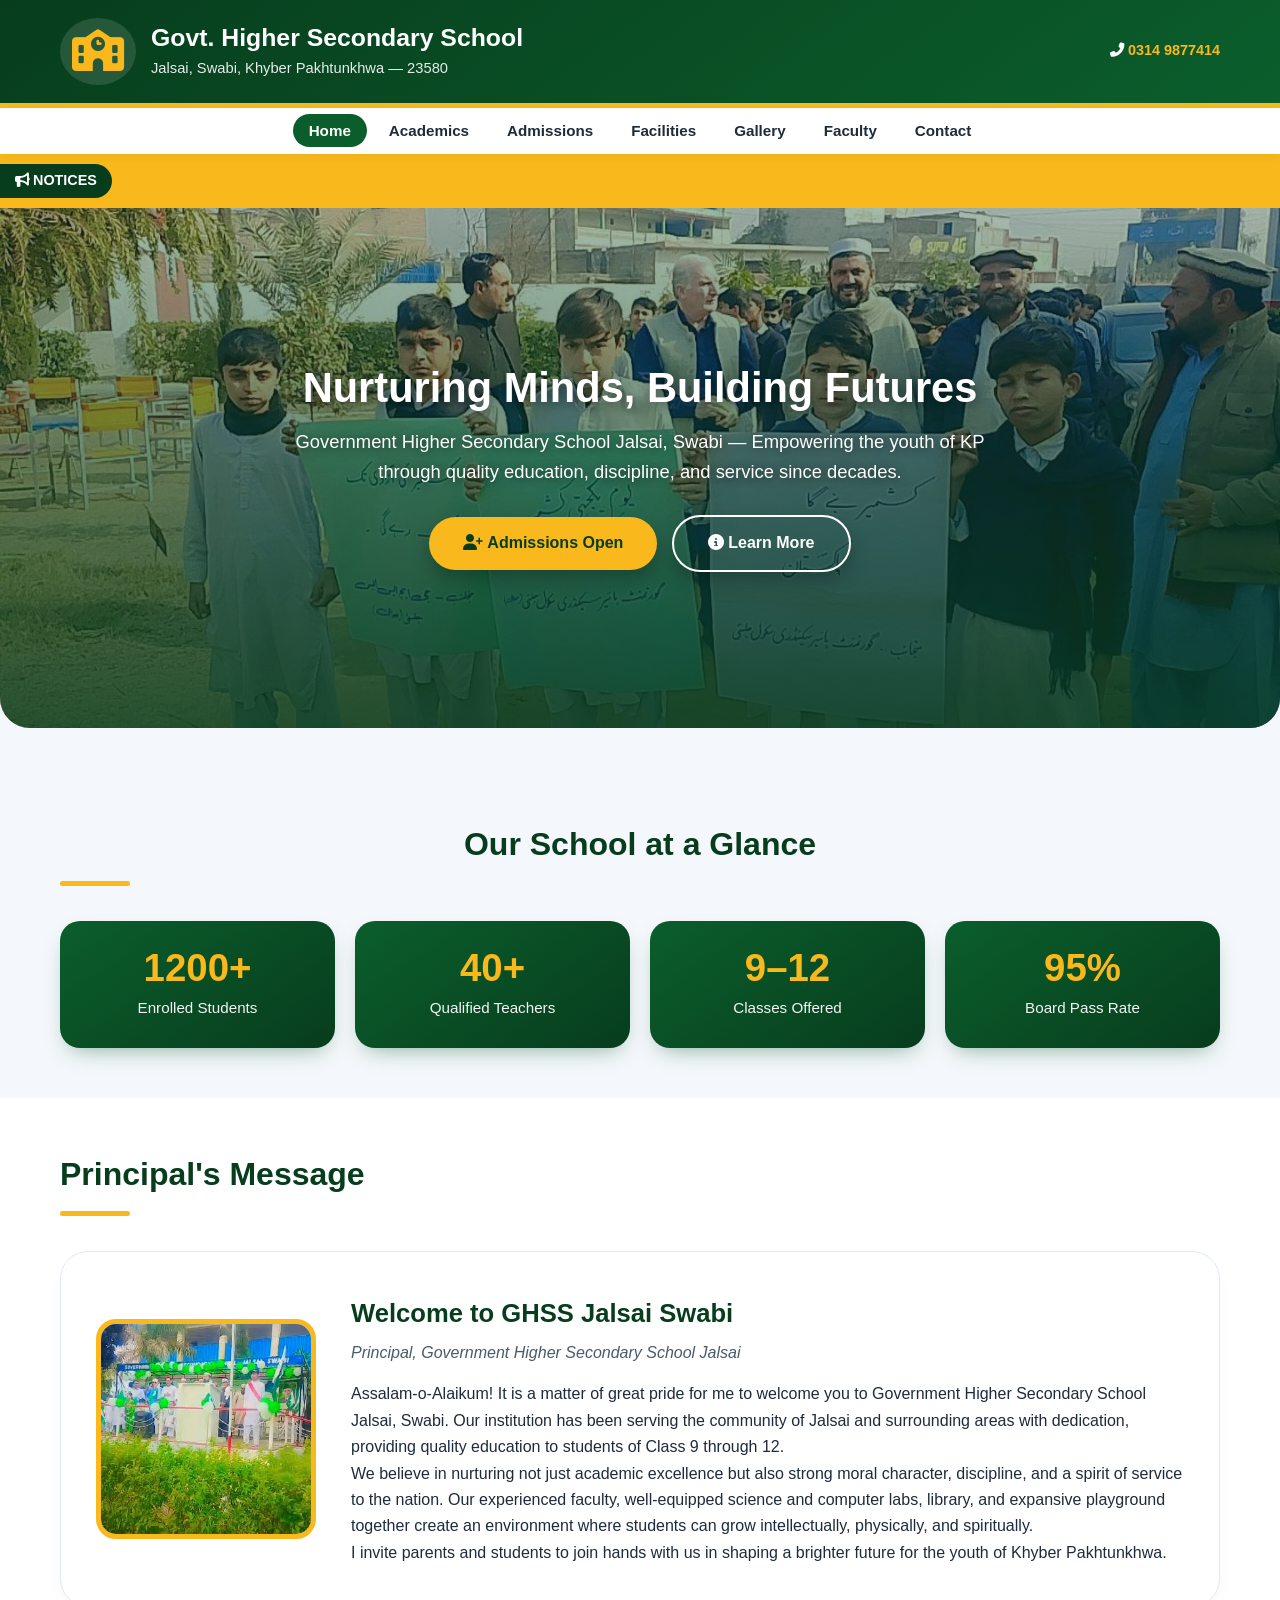
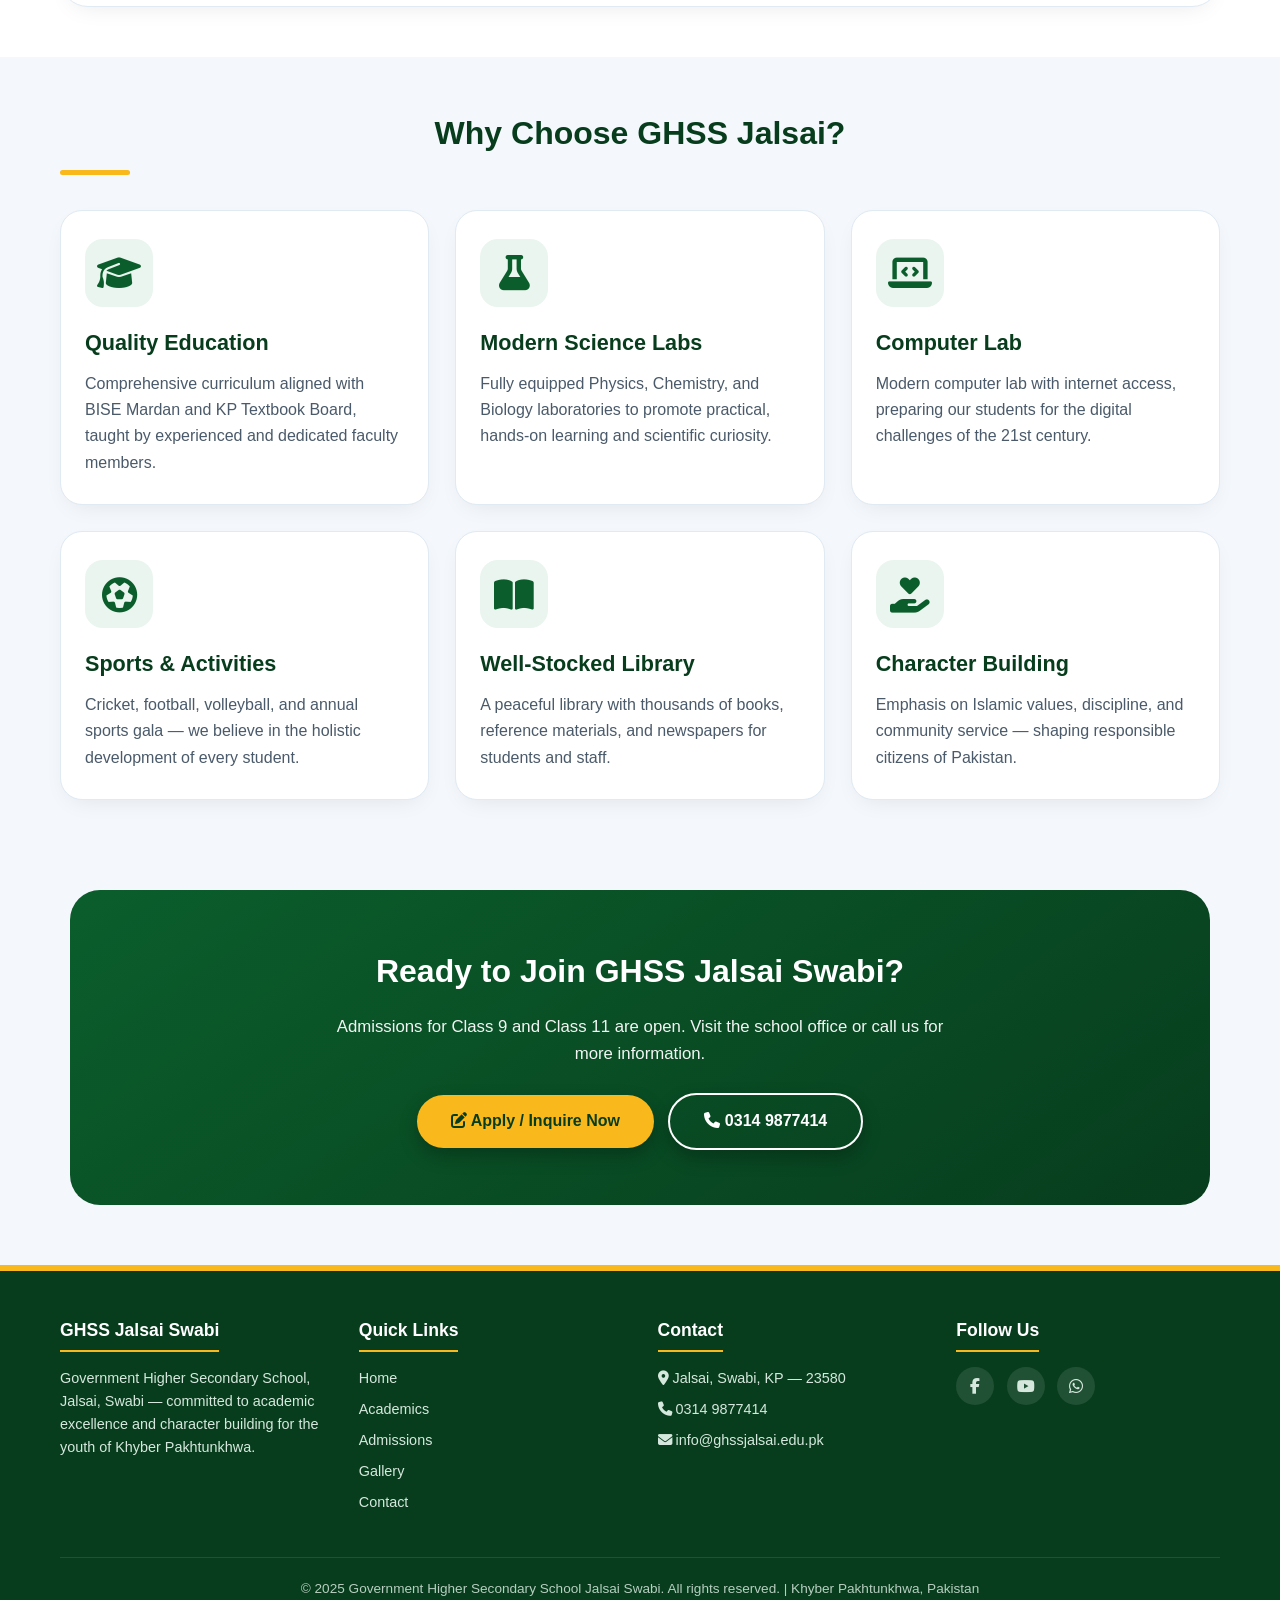
<file: index.html>
<!DOCTYPE html>
<html lang="en">
<head>
<meta charset="UTF-8">
<meta name="viewport" content="width=device-width, initial-scale=1.0">
<title>Govt. Higher Secondary School Jalsai Swabi — Home</title>
<meta name="description" content="Government Higher Secondary School Jalsai, Swabi, KP. Quality education for Class 9-12. Matric & FSc/FA. Phone: 0314 9877414">
<link rel="stylesheet" href="https://cdnjs.cloudflare.com/ajax/libs/font-awesome/6.4.0/css/all.min.css">
<link rel="stylesheet" href="style.css">
<link rel="icon" type="image/jpeg" href="images/principal.jpg">
</head>
<body>

<!-- ============ HEADER ============ -->
<header>
    <div class="container header-content">
        <div class="logo-area">
            <div class="school-icon"><i class="fas fa-school"></i></div>
            <div class="school-name">
                <h1>Govt. Higher Secondary School</h1>
                <p>Jalsai, Swabi, Khyber Pakhtunkhwa — 23580</p>
            </div>
        </div>
        <div class="top-contact">
            <i class="fas fa-phone-alt"></i>
            <a href="tel:03149877414">0314 9877414</a>
        </div>
    </div>
</header>

<!-- ============ NAVIGATION ============ -->
<nav>
    <div class="container">
        <ul class="nav-links">
            <li><a href="index.html">Home</a></li>
            <li><a href="academics.html">Academics</a></li>
            <li><a href="admissions.html">Admissions</a></li>
            <li><a href="facilities.html">Facilities</a></li>
            <li><a href="gallery.html">Gallery</a></li>
            <li><a href="faculty.html">Faculty</a></li>
            <li><a href="contact.html">Contact</a></li>
        </ul>
    </div>
</nav>

<!-- ============ NOTICE MARQUEE ============ -->
<div class="notice-bar">
    <div class="notice-label"><i class="fas fa-bullhorn"></i> NOTICES</div>
    <div class="marquee">
        <span>📢 Admissions for Class 9 &amp; 11 are now open — contact the school office at 0314 9877414.</span>
        <span>📢 Annual Sports Day will be held soon — students should prepare for trials.</span>
        <span>📢 BISE Mardan exam schedule is available on the notice board.</span>
        <span>📢 Free textbooks distributed to all students under KP Government scheme.</span>
    </div>
</div>

<!-- ============ HERO SLIDER ============ -->
<section class="hero">
    <div class="slide active" style="background-image:url('images/627154151_122125192611044174_5173496777587385845_n.jpg');"></div>
    <div class="slide" style="background-image:url('images/627996675_122125192299044174_3188545748033112289_n.jpg');"></div>
    <div class="slide" style="background-image:url('images/628009909_122125192437044174_1377299347862558737_n.jpg');"></div>
    <div class="slide" style="background-image:url('images/637933545_122126754333044174_3037899785499184151_n.jpg');"></div>

    <div class="hero-content">
        <h2>Nurturing Minds, Building Futures</h2>
        <p>Government Higher Secondary School Jalsai, Swabi — Empowering the youth of KP through quality education, discipline, and service since decades.</p>
        <div>
            <a href="admissions.html" class="btn"><i class="fas fa-user-plus"></i> Admissions Open</a>
            <a href="#about" class="btn btn-outline"><i class="fas fa-info-circle"></i> Learn More</a>
        </div>
    </div>
</section>

<!-- ============ QUICK STATS ============ -->
<section class="section">
    <div class="container">
        <h2 class="section-title text-center" style="display:block; text-align:center;">Our School at a Glance</h2>
        <div class="stats-grid">
            <div class="stat-box">
                <div class="num" data-count="1200">1200+</div>
                <div class="label">Enrolled Students</div>
            </div>
            <div class="stat-box">
                <div class="num">40+</div>
                <div class="label">Qualified Teachers</div>
            </div>
            <div class="stat-box">
                <div class="num">9–12</div>
                <div class="label">Classes Offered</div>
            </div>
            <div class="stat-box">
                <div class="num">95%</div>
                <div class="label">Board Pass Rate</div>
            </div>
        </div>
    </div>
</section>

<!-- ============ PRINCIPAL MESSAGE ============ -->
<section id="about" class="section" style="background:#fff;">
    <div class="container">
        <h2 class="section-title">Principal's Message</h2>
        <div class="about-block">
            <img src="images/images%20(1).jpg" alt="Principal, GHSS Jalsai Swabi">
            <div class="about-text">
                <h3>Welcome to GHSS Jalsai Swabi</h3>
                <p class="role">Principal, Government Higher Secondary School Jalsai</p>
                <p>Assalam-o-Alaikum! It is a matter of great pride for me to welcome you to Government Higher Secondary School Jalsai, Swabi. Our institution has been serving the community of Jalsai and surrounding areas with dedication, providing quality education to students of Class 9 through 12.</p>
                <p>We believe in nurturing not just academic excellence but also strong moral character, discipline, and a spirit of service to the nation. Our experienced faculty, well-equipped science and computer labs, library, and expansive playground together create an environment where students can grow intellectually, physically, and spiritually.</p>
                <p>I invite parents and students to join hands with us in shaping a brighter future for the youth of Khyber Pakhtunkhwa.</p>
            </div>
        </div>
    </div>
</section>

<!-- ============ WHY CHOOSE US ============ -->
<section class="section">
    <div class="container">
        <h2 class="section-title text-center" style="display:block; text-align:center;">Why Choose GHSS Jalsai?</h2>
        <div class="cards-grid">
            <div class="card">
                <i class="fas fa-graduation-cap"></i>
                <h3>Quality Education</h3>
                <p>Comprehensive curriculum aligned with BISE Mardan and KP Textbook Board, taught by experienced and dedicated faculty members.</p>
            </div>
            <div class="card">
                <i class="fas fa-flask"></i>
                <h3>Modern Science Labs</h3>
                <p>Fully equipped Physics, Chemistry, and Biology laboratories to promote practical, hands-on learning and scientific curiosity.</p>
            </div>
            <div class="card">
                <i class="fas fa-laptop-code"></i>
                <h3>Computer Lab</h3>
                <p>Modern computer lab with internet access, preparing our students for the digital challenges of the 21st century.</p>
            </div>
            <div class="card">
                <i class="fas fa-futbol"></i>
                <h3>Sports & Activities</h3>
                <p>Cricket, football, volleyball, and annual sports gala — we believe in the holistic development of every student.</p>
            </div>
            <div class="card">
                <i class="fas fa-book-open"></i>
                <h3>Well-Stocked Library</h3>
                <p>A peaceful library with thousands of books, reference materials, and newspapers for students and staff.</p>
            </div>
            <div class="card">
                <i class="fas fa-hand-holding-heart"></i>
                <h3>Character Building</h3>
                <p>Emphasis on Islamic values, discipline, and community service — shaping responsible citizens of Pakistan.</p>
            </div>
        </div>
    </div>
</section>

<!-- ============ CALL TO ACTION ============ -->
<section class="section" style="background:linear-gradient(145deg, #0b5e2c, #073d1d); color:#fff; border-radius:30px; margin:40px auto; max-width:1140px; padding:55px 30px; text-align:center;">
    <h2 style="font-size:2rem; margin-bottom:15px;">Ready to Join GHSS Jalsai Swabi?</h2>
    <p style="max-width:620px; margin:0 auto 25px; opacity:0.95; font-size:1.05rem;">Admissions for Class 9 and Class 11 are open. Visit the school office or call us for more information.</p>
    <a href="admissions.html" class="btn"><i class="fas fa-edit"></i> Apply / Inquire Now</a>
    <a href="tel:03149877414" class="btn btn-outline"><i class="fas fa-phone"></i> 0314 9877414</a>
</section>

<!-- ============ FOOTER ============ -->
<footer>
    <div class="container">
        <div class="footer-grid">
            <div class="footer-col">
                <h4>GHSS Jalsai Swabi</h4>
                <p>Government Higher Secondary School, Jalsai, Swabi — committed to academic excellence and character building for the youth of Khyber Pakhtunkhwa.</p>
            </div>
            <div class="footer-col">
                <h4>Quick Links</h4>
                <ul>
                    <li><a href="index.html">Home</a></li>
                    <li><a href="academics.html">Academics</a></li>
                    <li><a href="admissions.html">Admissions</a></li>
                    <li><a href="gallery.html">Gallery</a></li>
                    <li><a href="contact.html">Contact</a></li>
                </ul>
            </div>
            <div class="footer-col">
                <h4>Contact</h4>
                <ul>
                    <li><i class="fas fa-map-marker-alt"></i> Jalsai, Swabi, KP — 23580</li>
                    <li><i class="fas fa-phone"></i> <a href="tel:03149877414">0314 9877414</a></li>
                    <li><i class="fas fa-envelope"></i> info@ghssjalsai.edu.pk</li>
                </ul>
            </div>
            <div class="footer-col">
                <h4>Follow Us</h4>
                <div class="social-icons">
                    <a href="https://web.facebook.com/share/r/18VC2dTJqu/" target="_blank" title="Facebook"><i class="fab fa-facebook-f"></i></a>
                    <a href="#" title="YouTube"><i class="fab fa-youtube"></i></a>
                    <a href="#" title="WhatsApp"><i class="fab fa-whatsapp"></i></a>
                </div>
            </div>
        </div>
        <div class="copyright">
            &copy; 2025 Government Higher Secondary School Jalsai Swabi. All rights reserved. | Khyber Pakhtunkhwa, Pakistan
        </div>
    </div>
</footer>

<script src="js/script.js"></script>
</body>
</html>
</file>
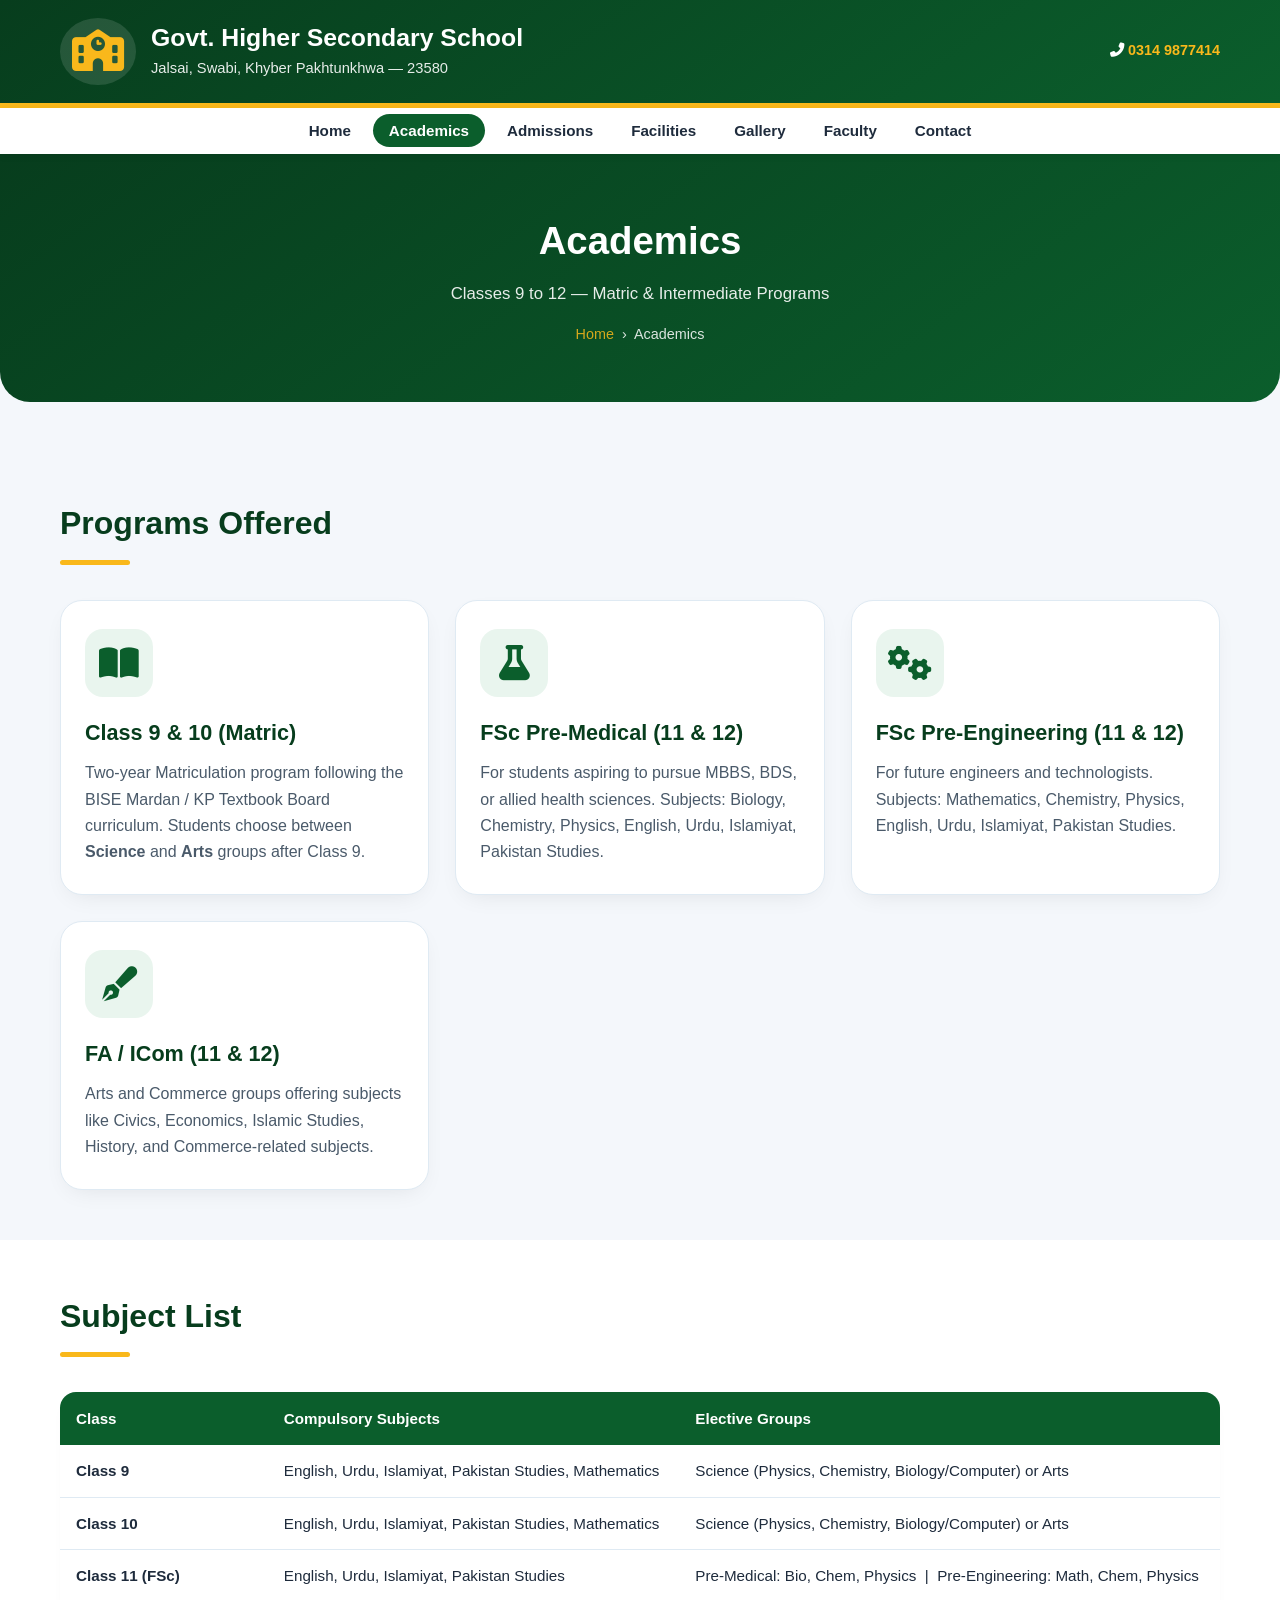
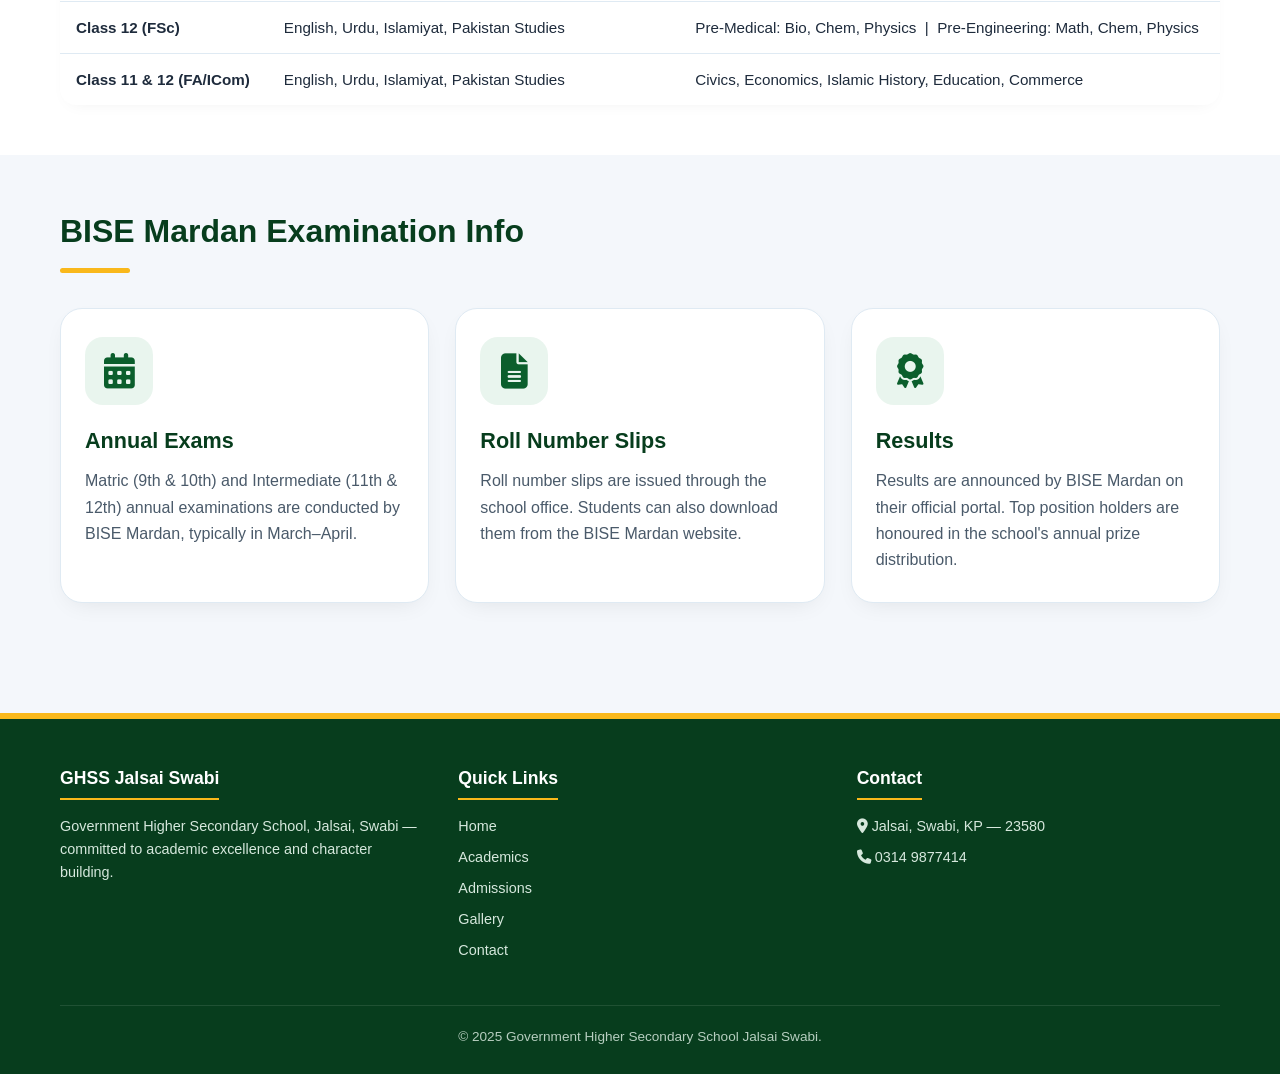
<file: academics.html>
<!DOCTYPE html>
<html lang="en">
<head>
<meta charset="UTF-8">
<meta name="viewport" content="width=device-width, initial-scale=1.0">
<title>Academics — GHSS Jalsai Swabi</title>
<link rel="stylesheet" href="https://cdnjs.cloudflare.com/ajax/libs/font-awesome/6.4.0/css/all.min.css">
<link rel="stylesheet" href="style.css">
<link rel="icon" type="image/jpeg" href="images/principal.jpg">
</head>
<body>

<header>
    <div class="container header-content">
        <div class="logo-area">
            <div class="school-icon"><i class="fas fa-school"></i></div>
            <div class="school-name">
                <h1>Govt. Higher Secondary School</h1>
                <p>Jalsai, Swabi, Khyber Pakhtunkhwa — 23580</p>
            </div>
        </div>
        <div class="top-contact"><i class="fas fa-phone-alt"></i> <a href="tel:03149877414">0314 9877414</a></div>
    </div>
</header>

<nav>
    <div class="container">
        <ul class="nav-links">
            <li><a href="index.html">Home</a></li>
            <li><a href="academics.html" class="active">Academics</a></li>
            <li><a href="admissions.html">Admissions</a></li>
            <li><a href="facilities.html">Facilities</a></li>
            <li><a href="gallery.html">Gallery</a></li>
            <li><a href="faculty.html">Faculty</a></li>
            <li><a href="contact.html">Contact</a></li>
        </ul>
    </div>
</nav>

<section class="page-header">
    <div class="container">
        <h1>Academics</h1>
        <p>Classes 9 to 12 — Matric &amp; Intermediate Programs</p>
        <div class="breadcrumb"><a href="index.html">Home</a> &nbsp;›&nbsp; Academics</div>
    </div>
</section>

<section class="section">
    <div class="container">
        <h2 class="section-title">Programs Offered</h2>
        <div class="cards-grid">
            <div class="card">
                <i class="fas fa-book-open"></i>
                <h3>Class 9 &amp; 10 (Matric)</h3>
                <p>Two-year Matriculation program following the BISE Mardan / KP Textbook Board curriculum. Students choose between <strong>Science</strong> and <strong>Arts</strong> groups after Class 9.</p>
            </div>
            <div class="card">
                <i class="fas fa-flask"></i>
                <h3>FSc Pre-Medical (11 &amp; 12)</h3>
                <p>For students aspiring to pursue MBBS, BDS, or allied health sciences. Subjects: Biology, Chemistry, Physics, English, Urdu, Islamiyat, Pakistan Studies.</p>
            </div>
            <div class="card">
                <i class="fas fa-cogs"></i>
                <h3>FSc Pre-Engineering (11 &amp; 12)</h3>
                <p>For future engineers and technologists. Subjects: Mathematics, Chemistry, Physics, English, Urdu, Islamiyat, Pakistan Studies.</p>
            </div>
            <div class="card">
                <i class="fas fa-pen-fancy"></i>
                <h3>FA / ICom (11 &amp; 12)</h3>
                <p>Arts and Commerce groups offering subjects like Civics, Economics, Islamic Studies, History, and Commerce-related subjects.</p>
            </div>
        </div>
    </div>
</section>

<section class="section" style="background:#fff;">
    <div class="container">
        <h2 class="section-title">Subject List</h2>
        <table class="info-table">
            <thead>
                <tr>
                    <th>Class</th>
                    <th>Compulsory Subjects</th>
                    <th>Elective Groups</th>
                </tr>
            </thead>
            <tbody>
                <tr>
                    <td><strong>Class 9</strong></td>
                    <td>English, Urdu, Islamiyat, Pakistan Studies, Mathematics</td>
                    <td>Science (Physics, Chemistry, Biology/Computer) or Arts</td>
                </tr>
                <tr>
                    <td><strong>Class 10</strong></td>
                    <td>English, Urdu, Islamiyat, Pakistan Studies, Mathematics</td>
                    <td>Science (Physics, Chemistry, Biology/Computer) or Arts</td>
                </tr>
                <tr>
                    <td><strong>Class 11 (FSc)</strong></td>
                    <td>English, Urdu, Islamiyat, Pakistan Studies</td>
                    <td>Pre-Medical: Bio, Chem, Physics &nbsp;|&nbsp; Pre-Engineering: Math, Chem, Physics</td>
                </tr>
                <tr>
                    <td><strong>Class 12 (FSc)</strong></td>
                    <td>English, Urdu, Islamiyat, Pakistan Studies</td>
                    <td>Pre-Medical: Bio, Chem, Physics &nbsp;|&nbsp; Pre-Engineering: Math, Chem, Physics</td>
                </tr>
                <tr>
                    <td><strong>Class 11 &amp; 12 (FA/ICom)</strong></td>
                    <td>English, Urdu, Islamiyat, Pakistan Studies</td>
                    <td>Civics, Economics, Islamic History, Education, Commerce</td>
                </tr>
            </tbody>
        </table>
    </div>
</section>

<section class="section">
    <div class="container">
        <h2 class="section-title">BISE Mardan Examination Info</h2>
        <div class="cards-grid">
            <div class="card">
                <i class="fas fa-calendar-alt"></i>
                <h3>Annual Exams</h3>
                <p>Matric (9th &amp; 10th) and Intermediate (11th &amp; 12th) annual examinations are conducted by BISE Mardan, typically in March–April.</p>
            </div>
            <div class="card">
                <i class="fas fa-file-alt"></i>
                <h3>Roll Number Slips</h3>
                <p>Roll number slips are issued through the school office. Students can also download them from the BISE Mardan website.</p>
            </div>
            <div class="card">
                <i class="fas fa-award"></i>
                <h3>Results</h3>
                <p>Results are announced by BISE Mardan on their official portal. Top position holders are honoured in the school's annual prize distribution.</p>
            </div>
        </div>
    </div>
</section>

<footer>
    <div class="container">
        <div class="footer-grid">
            <div class="footer-col">
                <h4>GHSS Jalsai Swabi</h4>
                <p>Government Higher Secondary School, Jalsai, Swabi — committed to academic excellence and character building.</p>
            </div>
            <div class="footer-col">
                <h4>Quick Links</h4>
                <ul>
                    <li><a href="index.html">Home</a></li>
                    <li><a href="academics.html">Academics</a></li>
                    <li><a href="admissions.html">Admissions</a></li>
                    <li><a href="gallery.html">Gallery</a></li>
                    <li><a href="contact.html">Contact</a></li>
                </ul>
            </div>
            <div class="footer-col">
                <h4>Contact</h4>
                <ul>
                    <li><i class="fas fa-map-marker-alt"></i> Jalsai, Swabi, KP — 23580</li>
                    <li><i class="fas fa-phone"></i> <a href="tel:03149877414">0314 9877414</a></li>
                </ul>
            </div>
        </div>
        <div class="copyright">&copy; 2025 Government Higher Secondary School Jalsai Swabi.</div>
    </div>
</footer>

<script src="js/script.js"></script>
</body>
</html>
</file>
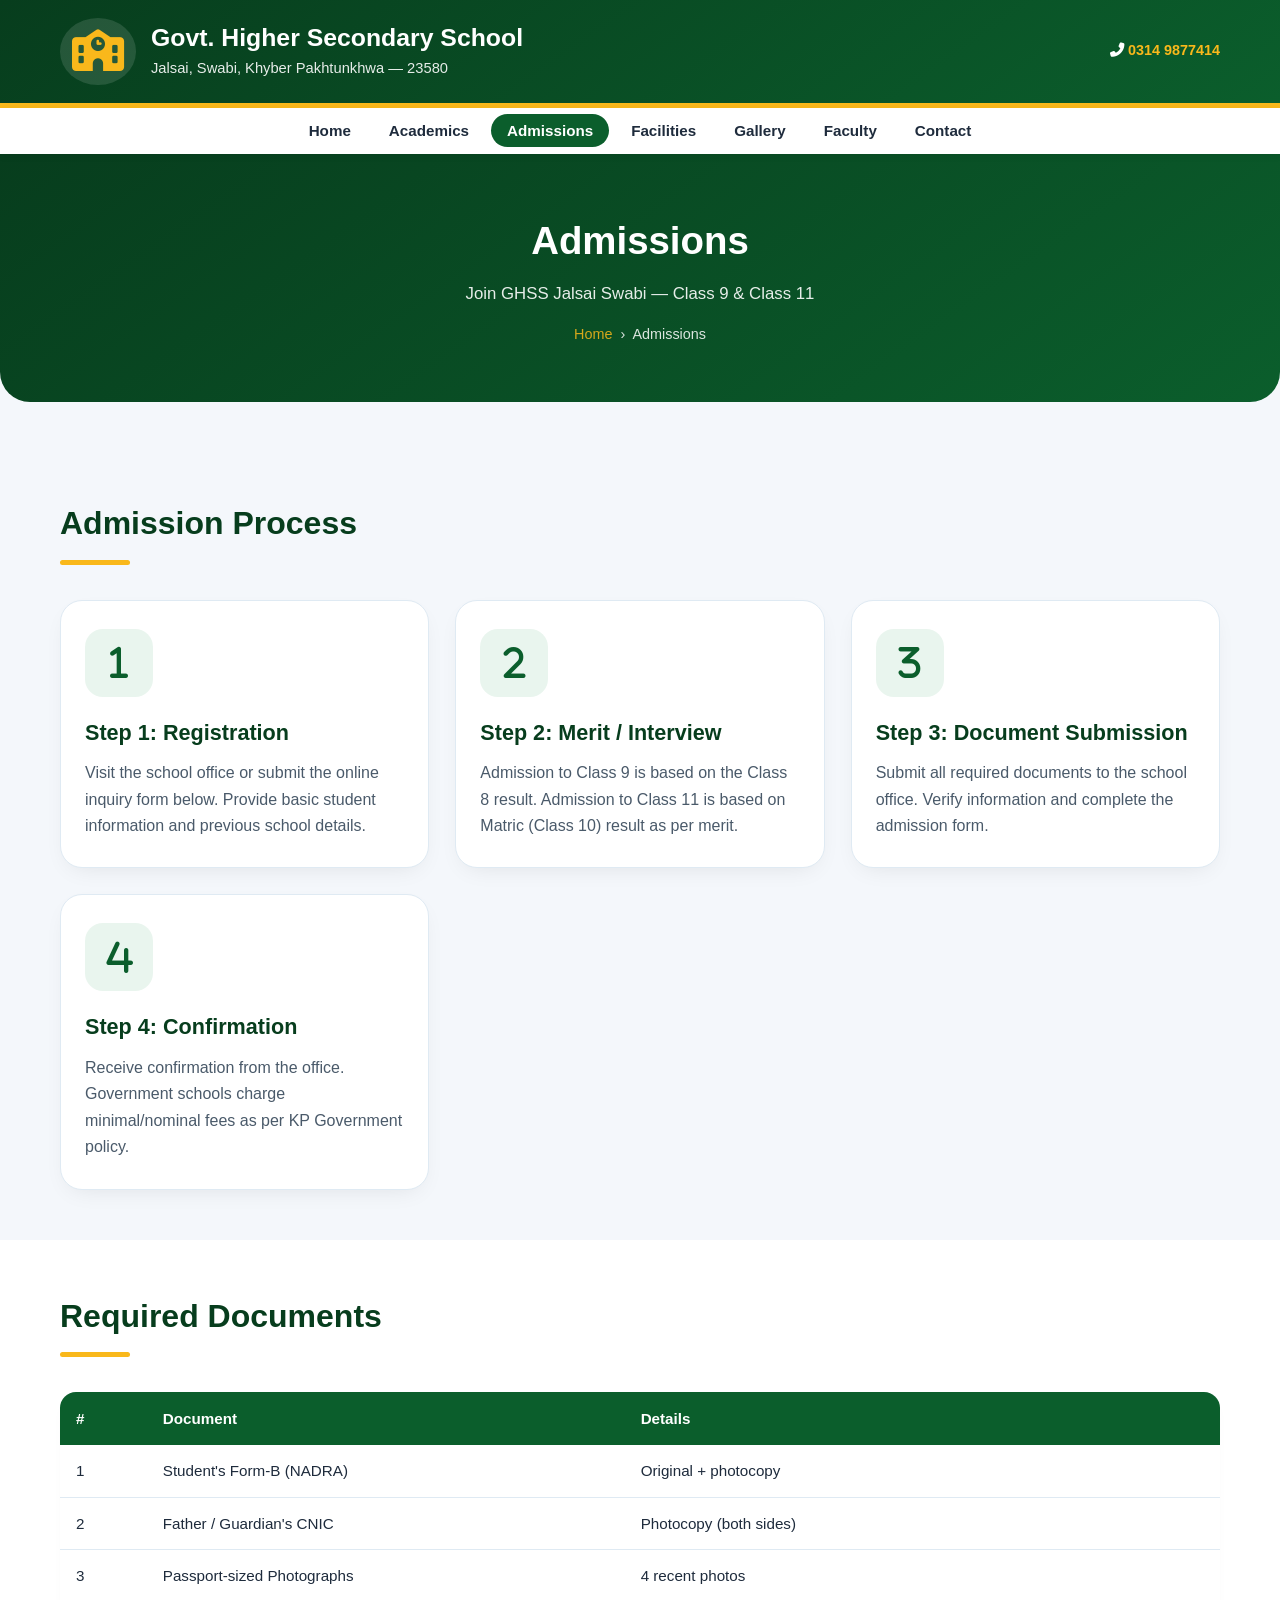
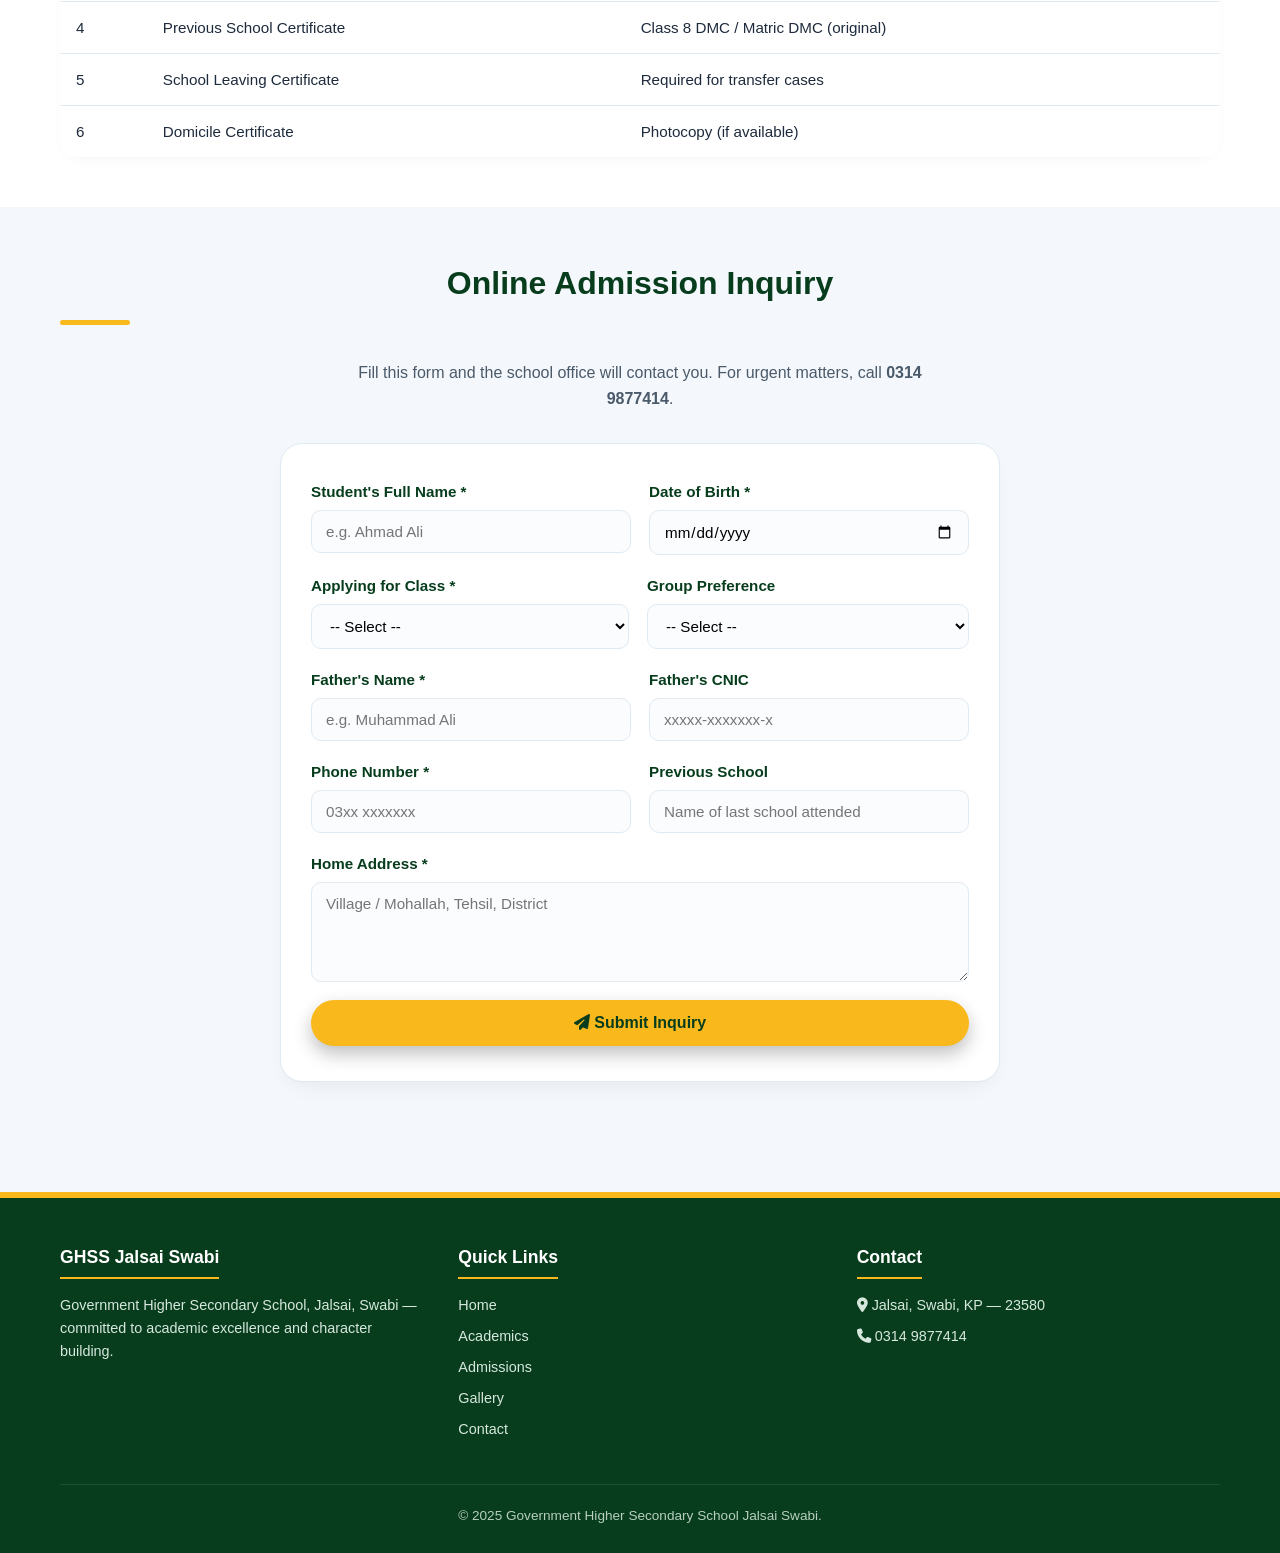
<file: admissions.html>
<!DOCTYPE html>
<html lang="en">
<head>
<meta charset="UTF-8">
<meta name="viewport" content="width=device-width, initial-scale=1.0">
<title>Admissions — GHSS Jalsai Swabi</title>
<link rel="stylesheet" href="https://cdnjs.cloudflare.com/ajax/libs/font-awesome/6.4.0/css/all.min.css">
<link rel="stylesheet" href="style.css">
<link rel="icon" type="image/jpeg" href="images/principal.jpg">
</head>
<body>

<header>
    <div class="container header-content">
        <div class="logo-area">
            <div class="school-icon"><i class="fas fa-school"></i></div>
            <div class="school-name">
                <h1>Govt. Higher Secondary School</h1>
                <p>Jalsai, Swabi, Khyber Pakhtunkhwa — 23580</p>
            </div>
        </div>
        <div class="top-contact"><i class="fas fa-phone-alt"></i> <a href="tel:03149877414">0314 9877414</a></div>
    </div>
</header>

<nav>
    <div class="container">
        <ul class="nav-links">
            <li><a href="index.html">Home</a></li>
            <li><a href="academics.html">Academics</a></li>
            <li><a href="admissions.html" class="active">Admissions</a></li>
            <li><a href="facilities.html">Facilities</a></li>
            <li><a href="gallery.html">Gallery</a></li>
            <li><a href="faculty.html">Faculty</a></li>
            <li><a href="contact.html">Contact</a></li>
        </ul>
    </div>
</nav>

<section class="page-header">
    <div class="container">
        <h1>Admissions</h1>
        <p>Join GHSS Jalsai Swabi — Class 9 &amp; Class 11</p>
        <div class="breadcrumb"><a href="index.html">Home</a> &nbsp;›&nbsp; Admissions</div>
    </div>
</section>

<section class="section">
    <div class="container">
        <h2 class="section-title">Admission Process</h2>
        <div class="cards-grid">
            <div class="card">
                <i class="fas fa-1"></i>
                <h3>Step 1: Registration</h3>
                <p>Visit the school office or submit the online inquiry form below. Provide basic student information and previous school details.</p>
            </div>
            <div class="card">
                <i class="fas fa-2"></i>
                <h3>Step 2: Merit / Interview</h3>
                <p>Admission to Class 9 is based on the Class 8 result. Admission to Class 11 is based on Matric (Class 10) result as per merit.</p>
            </div>
            <div class="card">
                <i class="fas fa-3"></i>
                <h3>Step 3: Document Submission</h3>
                <p>Submit all required documents to the school office. Verify information and complete the admission form.</p>
            </div>
            <div class="card">
                <i class="fas fa-4"></i>
                <h3>Step 4: Confirmation</h3>
                <p>Receive confirmation from the office. Government schools charge minimal/nominal fees as per KP Government policy.</p>
            </div>
        </div>
    </div>
</section>

<section class="section" style="background:#fff;">
    <div class="container">
        <h2 class="section-title">Required Documents</h2>
        <table class="info-table">
            <thead>
                <tr>
                    <th>#</th>
                    <th>Document</th>
                    <th>Details</th>
                </tr>
            </thead>
            <tbody>
                <tr><td>1</td><td>Student's Form-B (NADRA)</td><td>Original + photocopy</td></tr>
                <tr><td>2</td><td>Father / Guardian's CNIC</td><td>Photocopy (both sides)</td></tr>
                <tr><td>3</td><td>Passport-sized Photographs</td><td>4 recent photos</td></tr>
                <tr><td>4</td><td>Previous School Certificate</td><td>Class 8 DMC / Matric DMC (original)</td></tr>
                <tr><td>5</td><td>School Leaving Certificate</td><td>Required for transfer cases</td></tr>
                <tr><td>6</td><td>Domicile Certificate</td><td>Photocopy (if available)</td></tr>
            </tbody>
        </table>
    </div>
</section>

<section class="section">
    <div class="container">
        <h2 class="section-title text-center" style="display:block; text-align:center;">Online Admission Inquiry</h2>
        <p style="text-align:center; color:#4a5a6a; margin-bottom:30px; max-width:620px; margin-left:auto; margin-right:auto;">
            Fill this form and the school office will contact you. For urgent matters, call <strong>0314 9877414</strong>.
        </p>

        <form class="form-card" onsubmit="return handleInquiryForm(event)">
            <div class="form-row">
                <div class="form-group">
                    <label>Student's Full Name *</label>
                    <input type="text" name="student_name" required placeholder="e.g. Ahmad Ali">
                </div>
                <div class="form-group">
                    <label>Date of Birth *</label>
                    <input type="date" name="dob" required>
                </div>
            </div>

            <div class="form-row">
                <div class="form-group">
                    <label>Applying for Class *</label>
                    <select name="applying_for_class" required>
                        <option value="">-- Select --</option>
                        <option value="9">Class 9</option>
                        <option value="11">Class 11</option>
                    </select>
                </div>
                <div class="form-group">
                    <label>Group Preference</label>
                    <select name="group_preference">
                        <option value="">-- Select --</option>
                        <option value="Science">Science (Pre-Medical / Pre-Engineering)</option>
                        <option value="Arts">Arts / Humanities</option>
                        <option value="Commerce">Commerce (ICom)</option>
                    </select>
                </div>
            </div>

            <div class="form-row">
                <div class="form-group">
                    <label>Father's Name *</label>
                    <input type="text" name="father_name" required placeholder="e.g. Muhammad Ali">
                </div>
                <div class="form-group">
                    <label>Father's CNIC</label>
                    <input type="text" name="father_cnic" placeholder="xxxxx-xxxxxxx-x">
                </div>
            </div>

            <div class="form-row">
                <div class="form-group">
                    <label>Phone Number *</label>
                    <input type="tel" name="phone_number" required placeholder="03xx xxxxxxx" pattern="[0-9+\-\s]{10,15}">
                </div>
                <div class="form-group">
                    <label>Previous School</label>
                    <input type="text" name="previous_school" placeholder="Name of last school attended">
                </div>
            </div>

            <div class="form-group full" style="margin-bottom:18px;">
                <label>Home Address *</label>
                <textarea name="home_address" required placeholder="Village / Mohallah, Tehsil, District"></textarea>
            </div>

            <button type="submit" class="btn" style="width:100%; padding:14px;">
                <i class="fas fa-paper-plane"></i> Submit Inquiry
            </button>
        </form>
    </div>
</section>

<footer>
    <div class="container">
        <div class="footer-grid">
            <div class="footer-col">
                <h4>GHSS Jalsai Swabi</h4>
                <p>Government Higher Secondary School, Jalsai, Swabi — committed to academic excellence and character building.</p>
            </div>
            <div class="footer-col">
                <h4>Quick Links</h4>
                <ul>
                    <li><a href="index.html">Home</a></li>
                    <li><a href="academics.html">Academics</a></li>
                    <li><a href="admissions.html">Admissions</a></li>
                    <li><a href="gallery.html">Gallery</a></li>
                    <li><a href="contact.html">Contact</a></li>
                </ul>
            </div>
            <div class="footer-col">
                <h4>Contact</h4>
                <ul>
                    <li><i class="fas fa-map-marker-alt"></i> Jalsai, Swabi, KP — 23580</li>
                    <li><i class="fas fa-phone"></i> <a href="tel:03149877414">0314 9877414</a></li>
                </ul>
            </div>
        </div>
        <div class="copyright">&copy; 2025 Government Higher Secondary School Jalsai Swabi.</div>
    </div>
</footer>

<script src="js/script.js"></script>
</body>
</html>
</file>
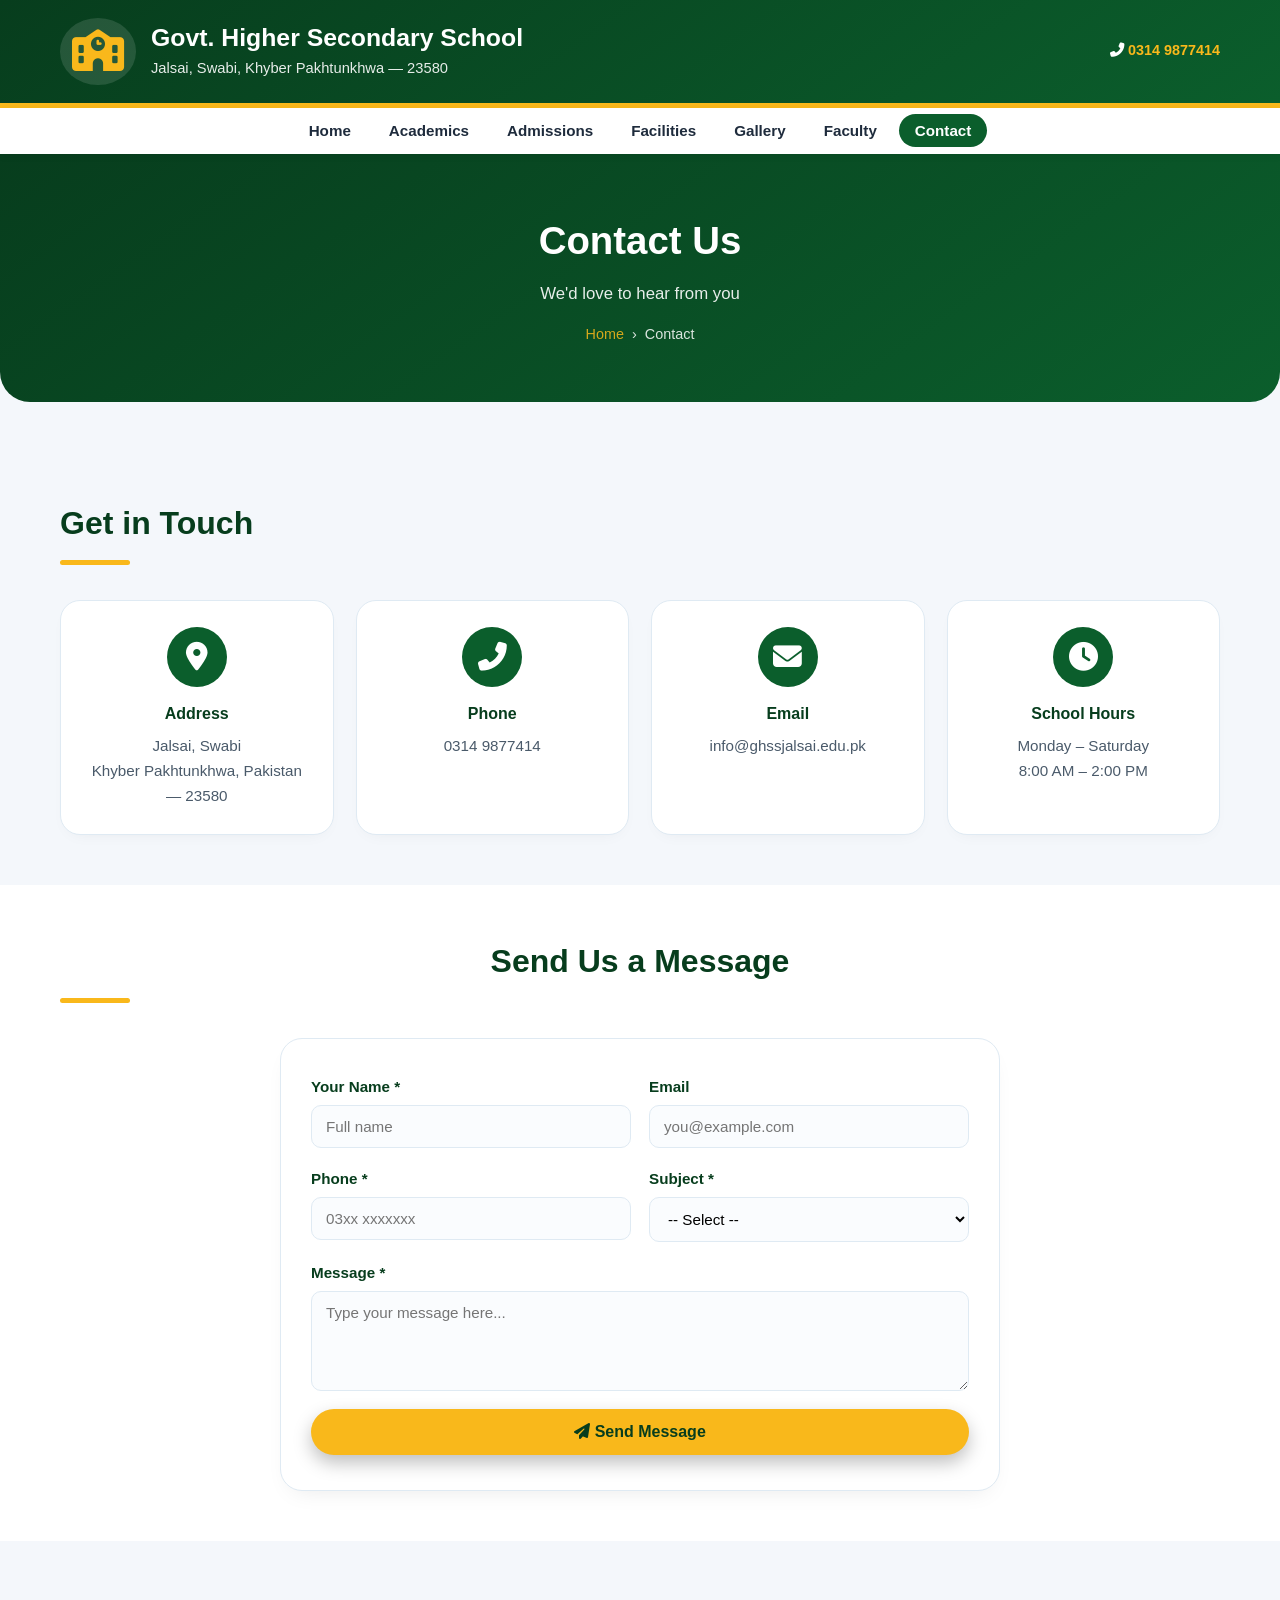
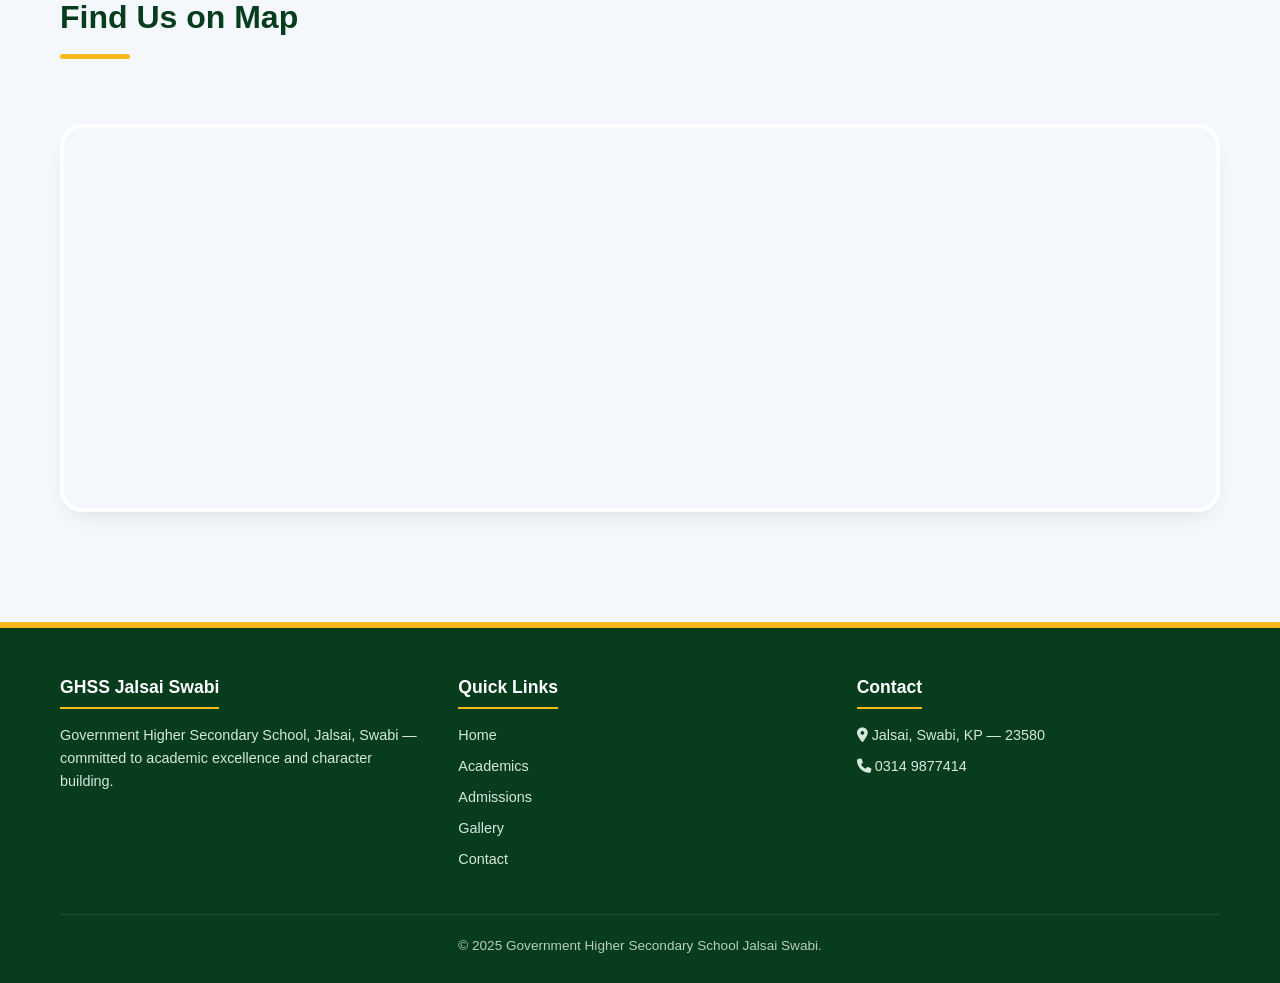
<file: contact.html>
<!DOCTYPE html>
<html lang="en">
<head>
<meta charset="UTF-8">
<meta name="viewport" content="width=device-width, initial-scale=1.0">
<title>Contact Us — GHSS Jalsai Swabi</title>
<link rel="stylesheet" href="https://cdnjs.cloudflare.com/ajax/libs/font-awesome/6.4.0/css/all.min.css">
<link rel="stylesheet" href="style.css">
<link rel="icon" type="image/jpeg" href="images/principal.jpg">
</head>
<body>

<header>
    <div class="container header-content">
        <div class="logo-area">
            <div class="school-icon"><i class="fas fa-school"></i></div>
            <div class="school-name">
                <h1>Govt. Higher Secondary School</h1>
                <p>Jalsai, Swabi, Khyber Pakhtunkhwa — 23580</p>
            </div>
        </div>
        <div class="top-contact"><i class="fas fa-phone-alt"></i> <a href="tel:03149877414">0314 9877414</a></div>
    </div>
</header>

<nav>
    <div class="container">
        <ul class="nav-links">
            <li><a href="index.html">Home</a></li>
            <li><a href="academics.html">Academics</a></li>
            <li><a href="admissions.html">Admissions</a></li>
            <li><a href="facilities.html">Facilities</a></li>
            <li><a href="gallery.html">Gallery</a></li>
            <li><a href="faculty.html">Faculty</a></li>
            <li><a href="contact.html" class="active">Contact</a></li>
        </ul>
    </div>
</nav>

<section class="page-header">
    <div class="container">
        <h1>Contact Us</h1>
        <p>We'd love to hear from you</p>
        <div class="breadcrumb"><a href="index.html">Home</a> &nbsp;›&nbsp; Contact</div>
    </div>
</section>

<section class="section">
    <div class="container">
        <h2 class="section-title">Get in Touch</h2>
        <div class="contact-grid">
            <div class="contact-card">
                <i class="fas fa-map-marker-alt"></i>
                <h4>Address</h4>
                <p>Jalsai, Swabi<br>Khyber Pakhtunkhwa, Pakistan — 23580</p>
            </div>
            <div class="contact-card">
                <i class="fas fa-phone-alt"></i>
                <h4>Phone</h4>
                <p><a href="tel:03149877414">0314 9877414</a></p>
            </div>
            <div class="contact-card">
                <i class="fas fa-envelope"></i>
                <h4>Email</h4>
                <p><a href="mailto:info@ghssjalsai.edu.pk">info@ghssjalsai.edu.pk</a></p>
            </div>
            <div class="contact-card">
                <i class="fas fa-clock"></i>
                <h4>School Hours</h4>
                <p>Monday – Saturday<br>8:00 AM – 2:00 PM</p>
            </div>
        </div>
    </div>
</section>

<section class="section" style="background:#fff;">
    <div class="container">
        <h2 class="section-title text-center" style="display:block; text-align:center;">Send Us a Message</h2>
        <form class="form-card" onsubmit="return handleContactForm(event)">
            <div class="form-row">
                <div class="form-group">
                    <label>Your Name *</label>
                    <input type="text" name="name" required placeholder="Full name">
                </div>
                <div class="form-group">
                    <label>Email</label>
                    <input type="email" name="email" placeholder="you@example.com">
                </div>
            </div>
            <div class="form-row">
                <div class="form-group">
                    <label>Phone *</label>
                    <input type="tel" name="phone" required placeholder="03xx xxxxxxx">
                </div>
                <div class="form-group">
                    <label>Subject *</label>
                    <select name="subject" required>
                        <option value="">-- Select --</option>
                        <option value="General">General Inquiry</option>
                        <option value="Admission">Admission</option>
                        <option value="Complaint">Complaint</option>
                        <option value="Suggestion">Suggestion</option>
                    </select>
                </div>
            </div>
            <div class="form-group full" style="margin-bottom:18px;">
                <label>Message *</label>
                <textarea name="message" required placeholder="Type your message here..."></textarea>
            </div>
            <button type="submit" class="btn" style="width:100%; padding:14px;">
                <i class="fas fa-paper-plane"></i> Send Message
            </button>
        </form>
    </div>
</section>

<section class="section">
    <div class="container">
        <h2 class="section-title">Find Us on Map</h2>
        <div class="map-wrap">
            <iframe
                src="https://www.google.com/maps?q=Jalsai,+Swabi,+Khyber+Pakhtunkhwa,+Pakistan&output=embed"
                allowfullscreen="" loading="lazy" referrerpolicy="no-referrer-when-downgrade">
            </iframe>
        </div>
    </div>
</section>

<footer>
    <div class="container">
        <div class="footer-grid">
            <div class="footer-col">
                <h4>GHSS Jalsai Swabi</h4>
                <p>Government Higher Secondary School, Jalsai, Swabi — committed to academic excellence and character building.</p>
            </div>
            <div class="footer-col">
                <h4>Quick Links</h4>
                <ul>
                    <li><a href="index.html">Home</a></li>
                    <li><a href="academics.html">Academics</a></li>
                    <li><a href="admissions.html">Admissions</a></li>
                    <li><a href="gallery.html">Gallery</a></li>
                    <li><a href="contact.html">Contact</a></li>
                </ul>
            </div>
            <div class="footer-col">
                <h4>Contact</h4>
                <ul>
                    <li><i class="fas fa-map-marker-alt"></i> Jalsai, Swabi, KP — 23580</li>
                    <li><i class="fas fa-phone"></i> <a href="tel:03149877414">0314 9877414</a></li>
                </ul>
            </div>
        </div>
        <div class="copyright">&copy; 2025 Government Higher Secondary School Jalsai Swabi.</div>
    </div>
</footer>

<script src="js/script.js"></script>
</body>
</html>
</file>
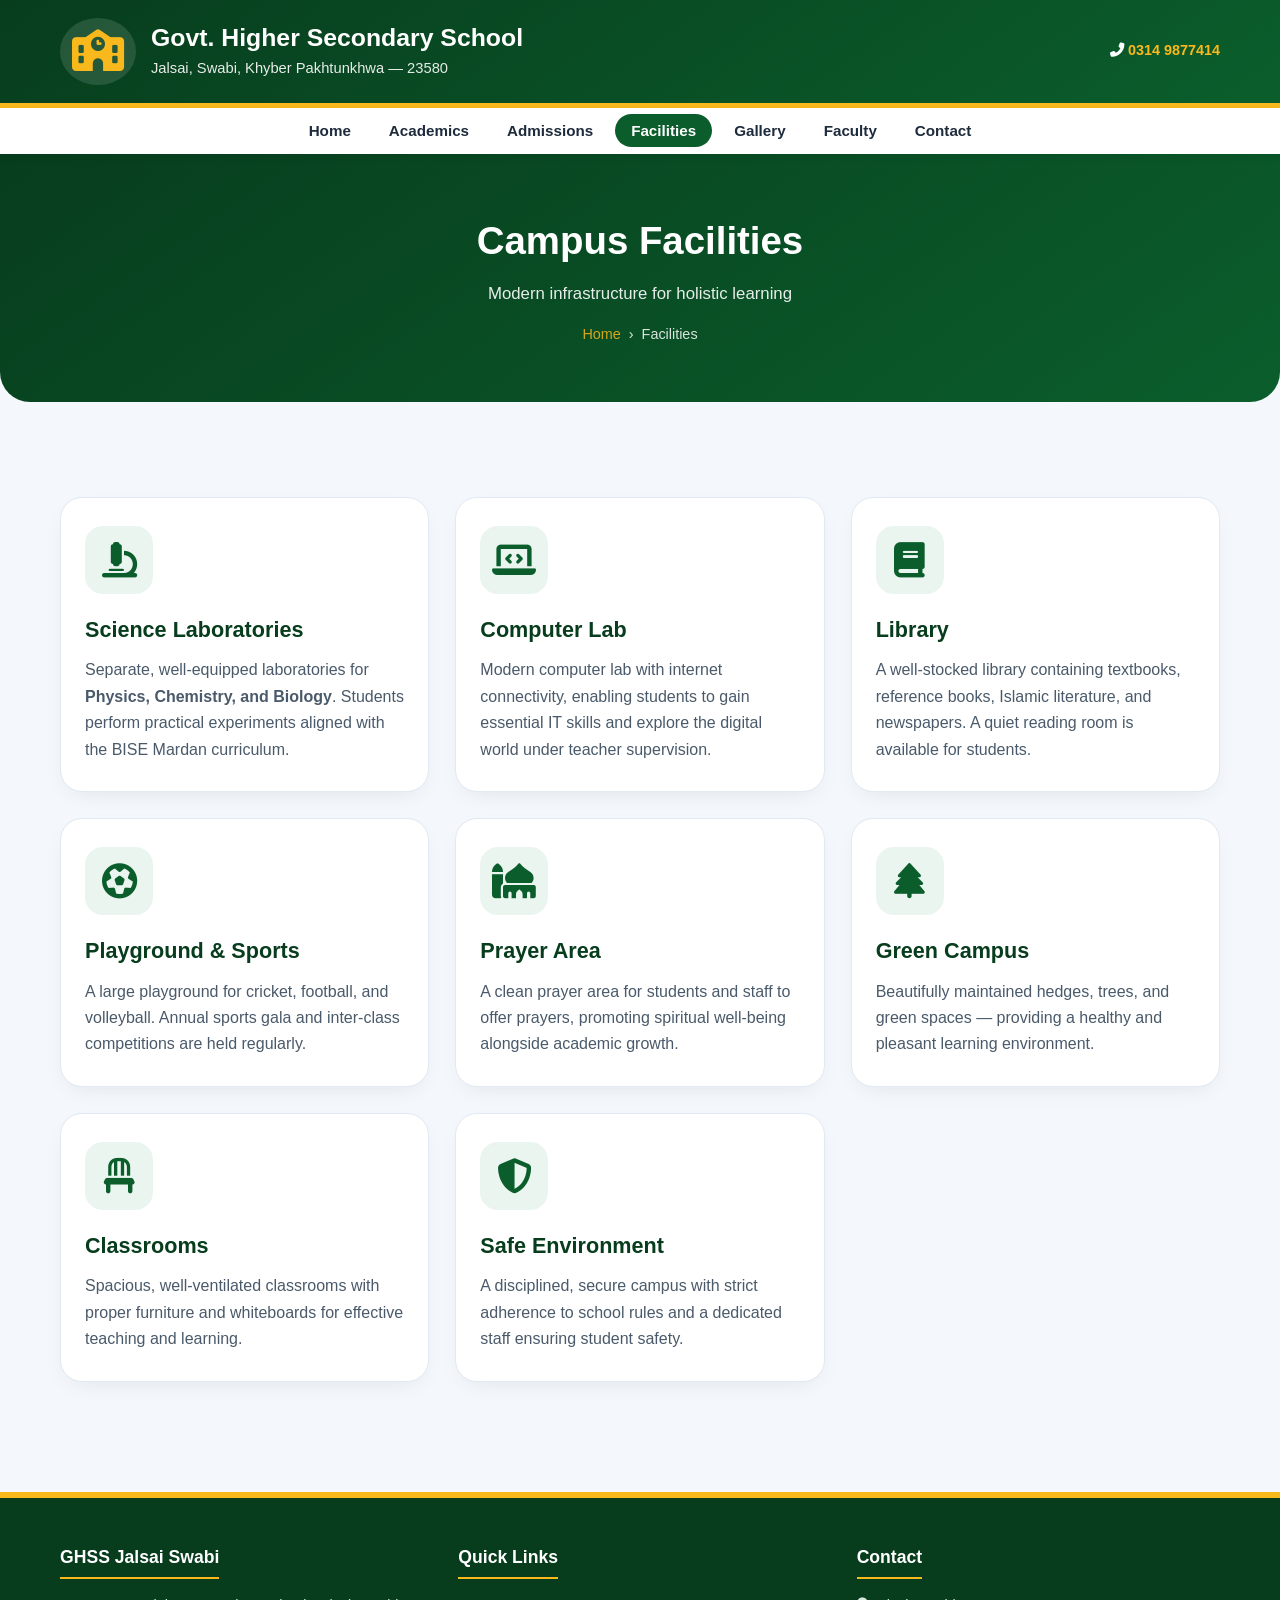
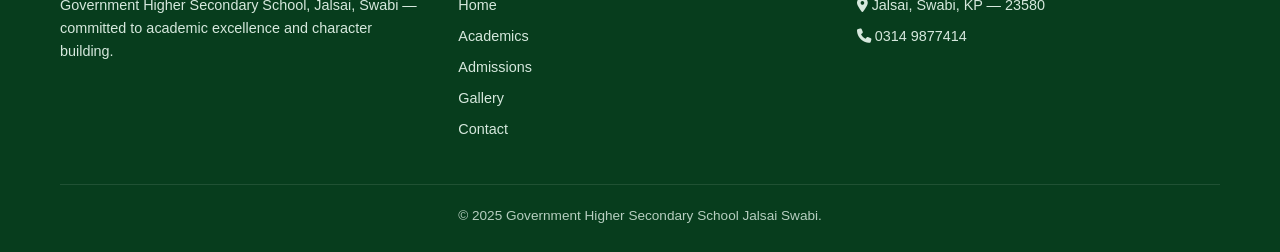
<file: facilities.html>
<!DOCTYPE html>
<html lang="en">
<head>
<meta charset="UTF-8">
<meta name="viewport" content="width=device-width, initial-scale=1.0">
<title>Facilities — GHSS Jalsai Swabi</title>
<link rel="stylesheet" href="https://cdnjs.cloudflare.com/ajax/libs/font-awesome/6.4.0/css/all.min.css">
<link rel="stylesheet" href="style.css">
<link rel="icon" type="image/jpeg" href="images/principal.jpg">
</head>
<body>

<header>
    <div class="container header-content">
        <div class="logo-area">
            <div class="school-icon"><i class="fas fa-school"></i></div>
            <div class="school-name">
                <h1>Govt. Higher Secondary School</h1>
                <p>Jalsai, Swabi, Khyber Pakhtunkhwa — 23580</p>
            </div>
        </div>
        <div class="top-contact"><i class="fas fa-phone-alt"></i> <a href="tel:03149877414">0314 9877414</a></div>
    </div>
</header>

<nav>
    <div class="container">
        <ul class="nav-links">
            <li><a href="index.html">Home</a></li>
            <li><a href="academics.html">Academics</a></li>
            <li><a href="admissions.html">Admissions</a></li>
            <li><a href="facilities.html" class="active">Facilities</a></li>
            <li><a href="gallery.html">Gallery</a></li>
            <li><a href="faculty.html">Faculty</a></li>
            <li><a href="contact.html">Contact</a></li>
        </ul>
    </div>
</nav>

<section class="page-header">
    <div class="container">
        <h1>Campus Facilities</h1>
        <p>Modern infrastructure for holistic learning</p>
        <div class="breadcrumb"><a href="index.html">Home</a> &nbsp;›&nbsp; Facilities</div>
    </div>
</section>

<section class="section">
    <div class="container">
        <div class="cards-grid">
            <div class="card">
                <i class="fas fa-microscope"></i>
                <h3>Science Laboratories</h3>
                <p>Separate, well-equipped laboratories for <strong>Physics, Chemistry, and Biology</strong>. Students perform practical experiments aligned with the BISE Mardan curriculum.</p>
            </div>
            <div class="card">
                <i class="fas fa-laptop-code"></i>
                <h3>Computer Lab</h3>
                <p>Modern computer lab with internet connectivity, enabling students to gain essential IT skills and explore the digital world under teacher supervision.</p>
            </div>
            <div class="card">
                <i class="fas fa-book"></i>
                <h3>Library</h3>
                <p>A well-stocked library containing textbooks, reference books, Islamic literature, and newspapers. A quiet reading room is available for students.</p>
            </div>
            <div class="card">
                <i class="fas fa-futbol"></i>
                <h3>Playground &amp; Sports</h3>
                <p>A large playground for cricket, football, and volleyball. Annual sports gala and inter-class competitions are held regularly.</p>
            </div>
            <div class="card">
                <i class="fas fa-mosque"></i>
                <h3>Prayer Area</h3>
                <p>A clean prayer area for students and staff to offer prayers, promoting spiritual well-being alongside academic growth.</p>
            </div>
            <div class="card">
                <i class="fas fa-tree"></i>
                <h3>Green Campus</h3>
                <p>Beautifully maintained hedges, trees, and green spaces — providing a healthy and pleasant learning environment.</p>
            </div>
            <div class="card">
                <i class="fas fa-chair"></i>
                <h3>Classrooms</h3>
                <p>Spacious, well-ventilated classrooms with proper furniture and whiteboards for effective teaching and learning.</p>
            </div>
            <div class="card">
                <i class="fas fa-shield-alt"></i>
                <h3>Safe Environment</h3>
                <p>A disciplined, secure campus with strict adherence to school rules and a dedicated staff ensuring student safety.</p>
            </div>
        </div>
    </div>
</section>

<footer>
    <div class="container">
        <div class="footer-grid">
            <div class="footer-col">
                <h4>GHSS Jalsai Swabi</h4>
                <p>Government Higher Secondary School, Jalsai, Swabi — committed to academic excellence and character building.</p>
            </div>
            <div class="footer-col">
                <h4>Quick Links</h4>
                <ul>
                    <li><a href="index.html">Home</a></li>
                    <li><a href="academics.html">Academics</a></li>
                    <li><a href="admissions.html">Admissions</a></li>
                    <li><a href="gallery.html">Gallery</a></li>
                    <li><a href="contact.html">Contact</a></li>
                </ul>
            </div>
            <div class="footer-col">
                <h4>Contact</h4>
                <ul>
                    <li><i class="fas fa-map-marker-alt"></i> Jalsai, Swabi, KP — 23580</li>
                    <li><i class="fas fa-phone"></i> <a href="tel:03149877414">0314 9877414</a></li>
                </ul>
            </div>
        </div>
        <div class="copyright">&copy; 2025 Government Higher Secondary School Jalsai Swabi.</div>
    </div>
</footer>

<script src="js/script.js"></script>
</body>
</html>
</file>
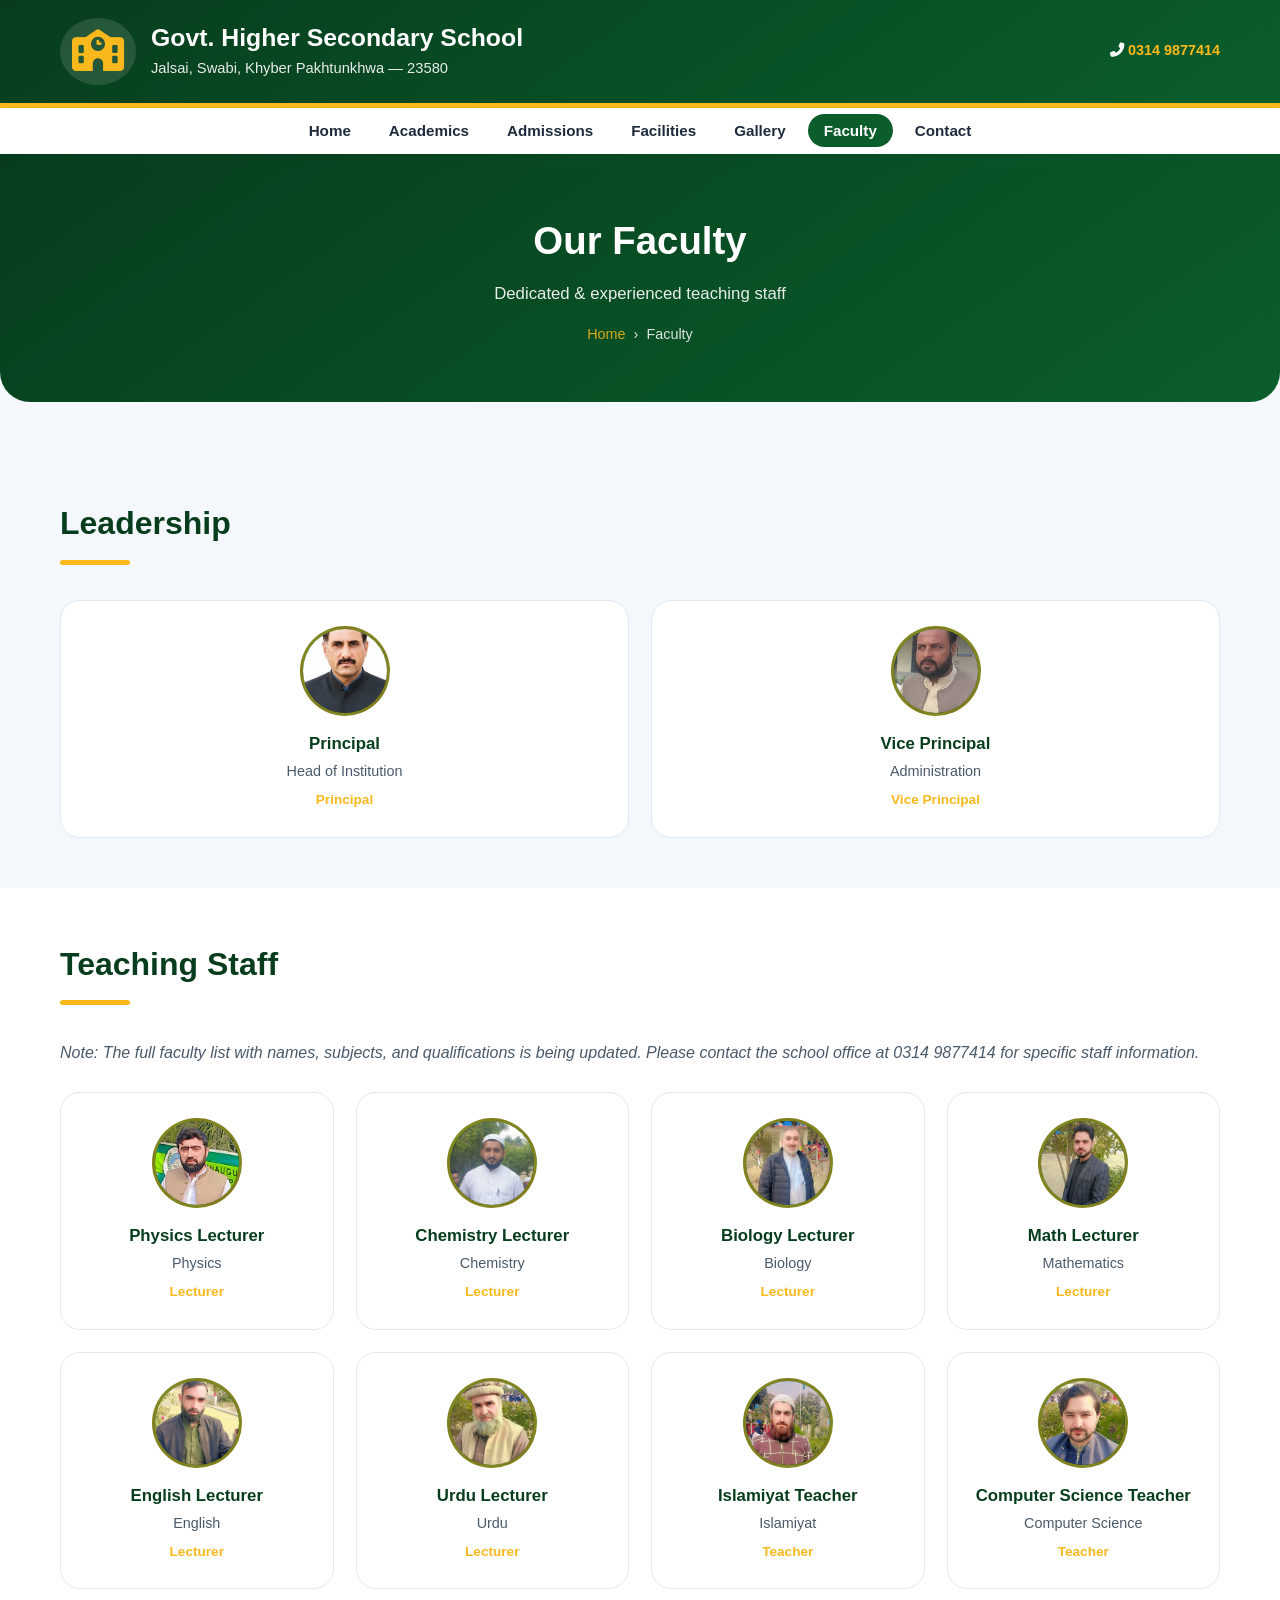
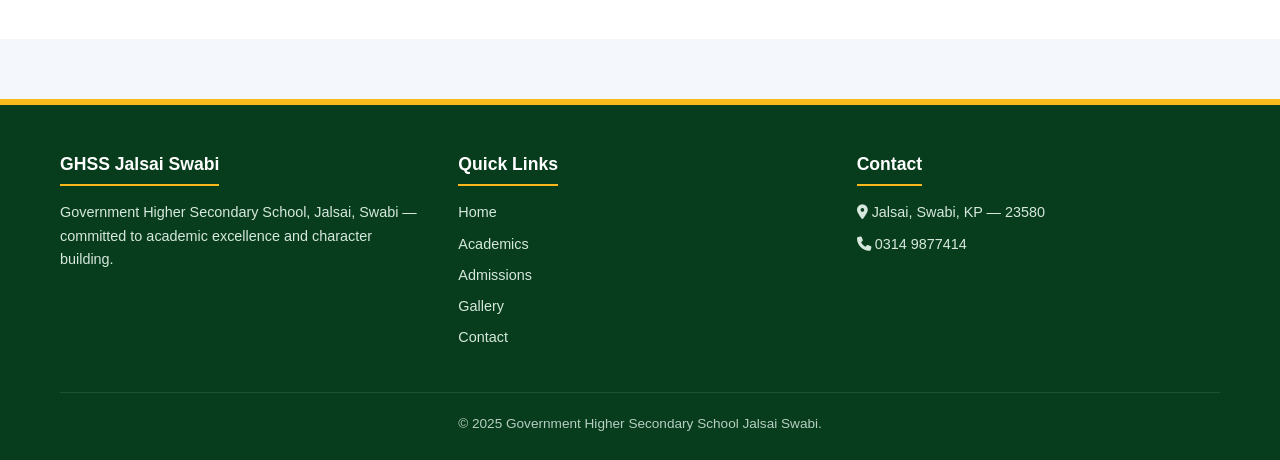
<file: faculty.html>
<!DOCTYPE html>
<html lang="en">
<head>
<meta charset="UTF-8">
<meta name="viewport" content="width=device-width, initial-scale=1.0">
<title>Faculty — GHSS Jalsai Swabi</title>
<link rel="stylesheet" href="https://cdnjs.cloudflare.com/ajax/libs/font-awesome/6.4.0/css/all.min.css">
<link rel="stylesheet" href="style.css">
<link rel="icon" type="image/jpeg" href="images/principal.jpg">
</head>
<body>

<header>
    <div class="container header-content">
        <div class="logo-area">
            <div class="school-icon"><i class="fas fa-school"></i></div>
            <div class="school-name">
                <h1>Govt. Higher Secondary School</h1>
                <p>Jalsai, Swabi, Khyber Pakhtunkhwa — 23580</p>
            </div>
        </div>
        <div class="top-contact"><i class="fas fa-phone-alt"></i> <a href="tel:03149877414">0314 9877414</a></div>
    </div>
</header>

<nav>
    <div class="container">
        <ul class="nav-links">
            <li><a href="index.html">Home</a></li>
            <li><a href="academics.html">Academics</a></li>
            <li><a href="admissions.html">Admissions</a></li>
            <li><a href="facilities.html">Facilities</a></li>
            <li><a href="gallery.html">Gallery</a></li>
            <li><a href="faculty.html" class="active">Faculty</a></li>
            <li><a href="contact.html">Contact</a></li>
        </ul>
    </div>
</nav>

<section class="page-header">
    <div class="container">
        <h1>Our Faculty</h1>
        <p>Dedicated &amp; experienced teaching staff</p>
        <div class="breadcrumb"><a href="index.html">Home</a> &nbsp;›&nbsp; Faculty</div>
    </div>
</section>

<section class="section">
    <div class="container">
        <h2 class="section-title">Leadership</h2>
        <div class="faculty-grid">
            <div class="faculty-card">
                <div class="faculty-avatar">
                    <img src="images/Principal Sanaullah.jpg" alt="Principal Sanaullah">
                </div>
                <h4>Principal</h4>
                <div class="subject">Head of Institution</div>
                <div class="desig">Principal</div>
            </div>
            <div class="faculty-card">
                <div class="faculty-avatar">
                    <img src="images/Vice Principal.jpg" alt="Vice Principal">
                </div>
                <h4>Vice Principal</h4>
                <div class="subject">Administration</div>
                <div class="desig">Vice Principal</div>
            </div>
        </div>
    </div>
</section>

<section class="section" style="background:#fff;">
    <div class="container">
        <h2 class="section-title">Teaching Staff</h2>
        <p style="color:#4a5a6a; margin-bottom:25px;">
            <em>Note: The full faculty list with names, subjects, and qualifications is being updated. Please contact the school office at 0314 9877414 for specific staff information.</em>
        </p>
        <div class="faculty-grid">
            <div class="faculty-card">
                <div class="faculty-avatar">
                    <img src="images/physics.jpg" alt="Physics Lecturer">
                </div>
                <h4>Physics Lecturer</h4>
                <div class="subject">Physics</div>
                <div class="desig">Lecturer</div>
            </div>
            <div class="faculty-card">
                <div class="faculty-avatar">
                    <img src="images/Chemistry.jpg" alt="Chemistry Lecturer">
                </div>
                <h4>Chemistry Lecturer</h4>
                <div class="subject">Chemistry</div>
                <div class="desig">Lecturer</div>
            </div>
            <div class="faculty-card">
                <div class="faculty-avatar">
                    <img src="images/Sarwar khan teacher Biology.jpg" alt="Biology Lecturer">
                </div>
                <h4>Biology Lecturer</h4>
                <div class="subject">Biology</div>
                <div class="desig">Lecturer</div>
            </div>
            <div class="faculty-card">
                <div class="faculty-avatar">
                    <img src="images/Noman teacher Math.jpg" alt="Math Lecturer">
                </div>
                <h4>Math Lecturer</h4>
                <div class="subject">Mathematics</div>
                <div class="desig">Lecturer</div>
            </div>
            <div class="faculty-card">
                <div class="faculty-avatar">
                    <img src="images/English Teacher Zahir Khan.jpg" alt="English Lecturer">
                </div>
                <h4>English Lecturer</h4>
                <div class="subject">English</div>
                <div class="desig">Lecturer</div>
            </div>
            <div class="faculty-card">
                <div class="faculty-avatar">
                    <img src="images/Urdu teacher Zahid Gul.jpg" alt="Urdu Lecturer">
                </div>
                <h4>Urdu Lecturer</h4>
                <div class="subject">Urdu</div>
                <div class="desig">Lecturer</div>
            </div>
            <div class="faculty-card">
                <div class="faculty-avatar">
                    <img src="images/Amir Sohil Teacher Islamic.jpg" alt="Islamiyat Teacher">
                </div>
                <h4>Islamiyat Teacher</h4>
                <div class="subject">Islamiyat</div>
                <div class="desig">Teacher</div>
            </div>
            <div class="faculty-card">
                <div class="faculty-avatar">
                    <img src="images/Computer.jpg" alt="Computer Science Teacher">
                </div>
                <h4>Computer Science Teacher</h4>
                <div class="subject">Computer Science</div>
                <div class="desig">Teacher</div>
            </div>
        </div>
    </div>
</section>

<footer>
    <div class="container">
        <div class="footer-grid">
            <div class="footer-col">
                <h4>GHSS Jalsai Swabi</h4>
                <p>Government Higher Secondary School, Jalsai, Swabi — committed to academic excellence and character building.</p>
            </div>
            <div class="footer-col">
                <h4>Quick Links</h4>
                <ul>
                    <li><a href="index.html">Home</a></li>
                    <li><a href="academics.html">Academics</a></li>
                    <li><a href="admissions.html">Admissions</a></li>
                    <li><a href="gallery.html">Gallery</a></li>
                    <li><a href="contact.html">Contact</a></li>
                </ul>
            </div>
            <div class="footer-col">
                <h4>Contact</h4>
                <ul>
                    <li><i class="fas fa-map-marker-alt"></i> Jalsai, Swabi, KP — 23580</li>
                    <li><i class="fas fa-phone"></i> <a href="tel:03149877414">0314 9877414</a></li>
                </ul>
            </div>
        </div>
        <div class="copyright">&copy; 2025 Government Higher Secondary School Jalsai Swabi.</div>
    </div>
</footer>

<script src="js/script.js"></script>
</body>
</html>
</file>
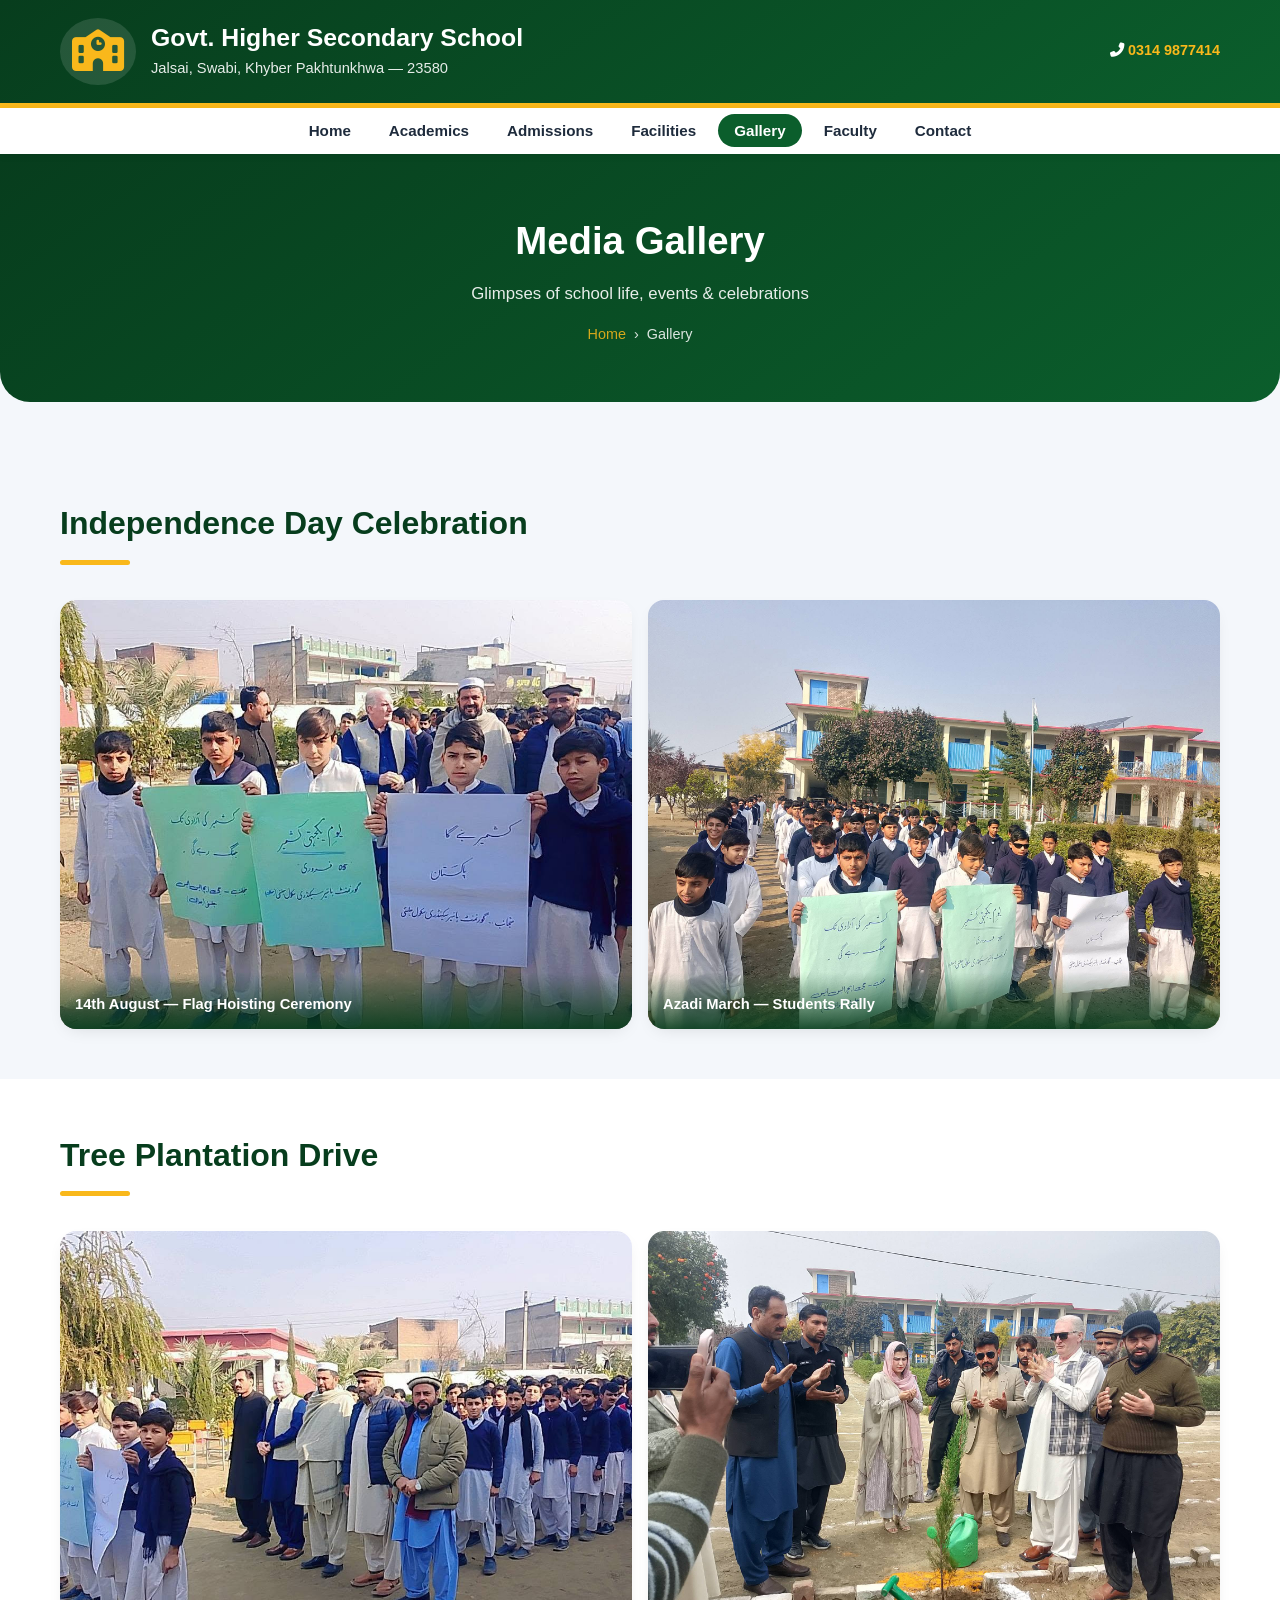
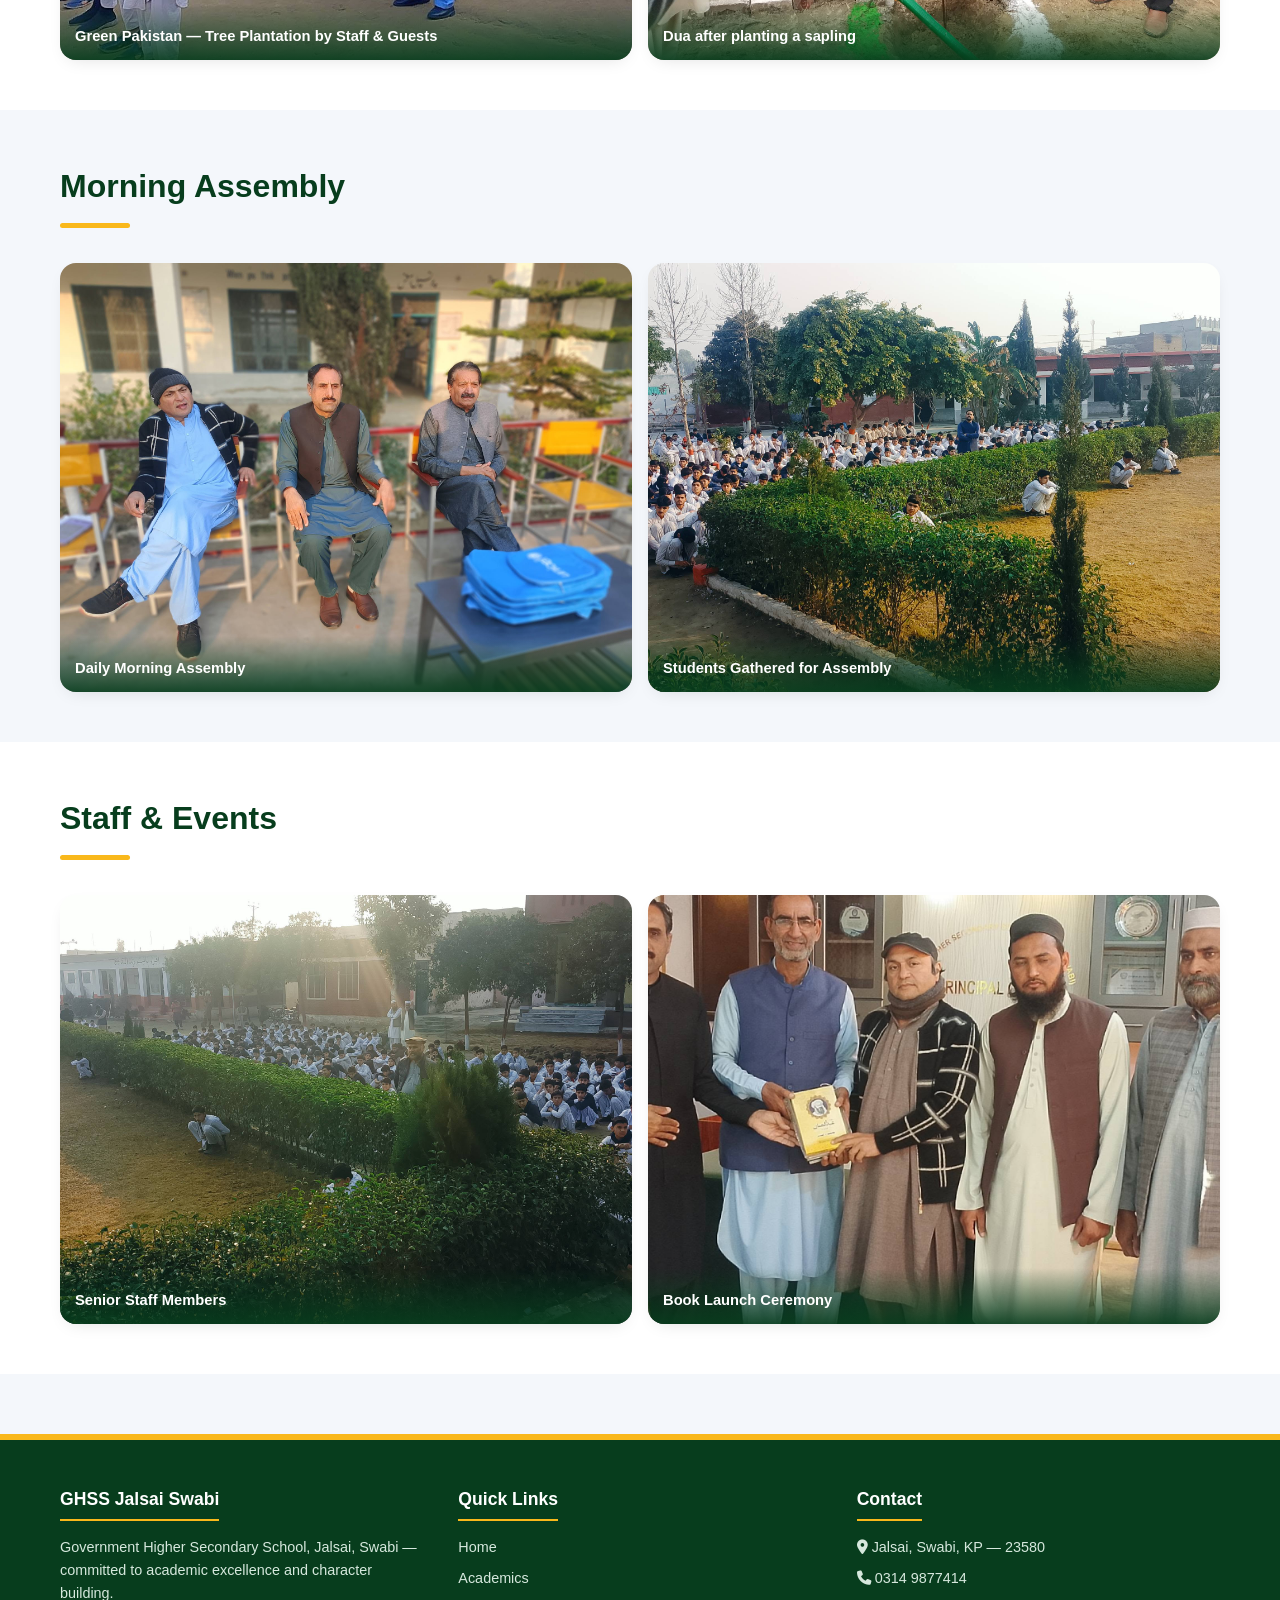
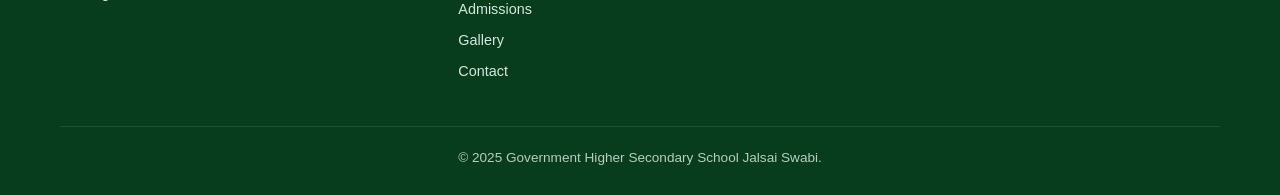
<file: gallery.html>
<!DOCTYPE html>
<html lang="en">
<head>
<meta charset="UTF-8">
<meta name="viewport" content="width=device-width, initial-scale=1.0">
<title>Gallery — GHSS Jalsai Swabi</title>
<link rel="stylesheet" href="https://cdnjs.cloudflare.com/ajax/libs/font-awesome/6.4.0/css/all.min.css">
<link rel="stylesheet" href="style.css">
<link rel="icon" type="image/jpeg" href="images/principal.jpg">
</head>
<body>

<header>
    <div class="container header-content">
        <div class="logo-area">
            <div class="school-icon"><i class="fas fa-school"></i></div>
            <div class="school-name">
                <h1>Govt. Higher Secondary School</h1>
                <p>Jalsai, Swabi, Khyber Pakhtunkhwa — 23580</p>
            </div>
        </div>
        <div class="top-contact"><i class="fas fa-phone-alt"></i> <a href="tel:03149877414">0314 9877414</a></div>
    </div>
</header>

<nav>
    <div class="container">
        <ul class="nav-links">
            <li><a href="index.html">Home</a></li>
            <li><a href="academics.html">Academics</a></li>
            <li><a href="admissions.html">Admissions</a></li>
            <li><a href="facilities.html">Facilities</a></li>
            <li><a href="gallery.html" class="active">Gallery</a></li>
            <li><a href="faculty.html">Faculty</a></li>
            <li><a href="contact.html">Contact</a></li>
        </ul>
    </div>
</nav>

<section class="page-header">
    <div class="container">
        <h1>Media Gallery</h1>
        <p>Glimpses of school life, events &amp; celebrations</p>
        <div class="breadcrumb"><a href="index.html">Home</a> &nbsp;›&nbsp; Gallery</div>
    </div>
</section>

<section class="section">
    <div class="container">
        <h2 class="section-title">Independence Day Celebration</h2>
        <div class="gallery-grid">
            <div class="gallery-item">
                <img src="images/627154151_122125192611044174_5173496777587385845_n.jpg" alt="Independence Day stage">
                <div class="caption">14th August — Flag Hoisting Ceremony</div>
            </div>
            <div class="gallery-item">
                <img src="images/627996675_122125192299044174_3188545748033112289_n.jpg" alt="Students rally">
                <div class="caption">Azadi March — Students Rally</div>
            </div>
        </div>
    </div>
</section>

<section class="section" style="background:#fff;">
    <div class="container">
        <h2 class="section-title">Tree Plantation Drive</h2>
        <div class="gallery-grid">
            <div class="gallery-item">
                <img src="images/628009909_122125192437044174_1377299347862558737_n.jpg" alt="Tree plantation">
                <div class="caption">Green Pakistan — Tree Plantation by Staff &amp; Guests</div>
            </div>
            <div class="gallery-item">
                <img src="images/637933545_122126754333044174_3037899785499184151_n.jpg" alt="Plantation dua">
                <div class="caption">Dua after planting a sapling</div>
            </div>
        </div>
    </div>
</section>

<section class="section">
    <div class="container">
        <h2 class="section-title">Morning Assembly</h2>
        <div class="gallery-grid">
            <div class="gallery-item">
                <img src="images/639467429_122127199809044174_7090467219586007986_n.jpg" alt="Assembly">
                <div class="caption">Daily Morning Assembly</div>
            </div>
            <div class="gallery-item">
                <img src="images/639722470_122127199239044174_6842833348706982537_n.jpg" alt="Assembly 2">
                <div class="caption">Students Gathered for Assembly</div>
            </div>
        </div>
    </div>
</section>

<section class="section" style="background:#fff;">
    <div class="container">
        <h2 class="section-title">Staff &amp; Events</h2>
        <div class="gallery-grid">
            <div class="gallery-item">
                <img src="images/641336514_122127199323044174_2782959040475734352_n.jpg" alt="Senior staff">
                <div class="caption">Senior Staff Members</div>
            </div>
            <div class="gallery-item">
                <img src="images/641679561_122127690249044174_3308092096017854863_n.jpg" alt="Book launch">
                <div class="caption">Book Launch Ceremony</div>
            </div>
        </div>
    </div>
</section>

<footer>
    <div class="container">
        <div class="footer-grid">
            <div class="footer-col">
                <h4>GHSS Jalsai Swabi</h4>
                <p>Government Higher Secondary School, Jalsai, Swabi — committed to academic excellence and character building.</p>
            </div>
            <div class="footer-col">
                <h4>Quick Links</h4>
                <ul>
                    <li><a href="index.html">Home</a></li>
                    <li><a href="academics.html">Academics</a></li>
                    <li><a href="admissions.html">Admissions</a></li>
                    <li><a href="gallery.html">Gallery</a></li>
                    <li><a href="contact.html">Contact</a></li>
                </ul>
            </div>
            <div class="footer-col">
                <h4>Contact</h4>
                <ul>
                    <li><i class="fas fa-map-marker-alt"></i> Jalsai, Swabi, KP — 23580</li>
                    <li><i class="fas fa-phone"></i> <a href="tel:03149877414">0314 9877414</a></li>
                </ul>
            </div>
        </div>
        <div class="copyright">&copy; 2025 Government Higher Secondary School Jalsai Swabi.</div>
    </div>
</footer>

<script src="js/script.js"></script>
</body>
</html>
</file>
<file: style.css>
/* ================================
   GHSS Jalsai Swabi — Global Styles
   ================================ */
* {
    margin: 0;
    padding: 0;
    box-sizing: border-box;
    font-family: 'Segoe UI', Tahoma, Arial, sans-serif;
}

:root {
    --primary: #0b5e2c;
    --primary-dark: #073d1d;
    --accent: #ffffff;
    --gold: #f9b81b;
    --text: #1e2b3c;
    --muted: #4a5a6a;
    --bg: #f4f7fb;
    --border: #dfeaf3;
}

html { scroll-behavior: smooth; }

body {
    background: var(--bg);
    color: var(--text);
    line-height: 1.65;
    font-size: 16px;
}

.container {
    max-width: 1200px;
    margin: 0 auto;
    padding: 0 20px;
}

/* ============ HEADER ============ */
header {
    background: linear-gradient(145deg, var(--primary-dark), var(--primary));
    color: #fff;
    padding: 18px 0;
    border-bottom: 5px solid var(--gold);
    box-shadow: 0 4px 12px rgba(0,0,0,0.15);
}

.header-content {
    display: flex;
    justify-content: space-between;
    align-items: center;
    flex-wrap: wrap;
    gap: 15px;
}

.logo-area { display: flex; align-items: center; gap: 15px; }

.school-icon {
    font-size: 2.6rem;
    color: var(--gold);
    background: rgba(255,255,255,0.12);
    padding: 12px;
    border-radius: 50%;
    line-height: 1;
}

.school-name h1 {
    font-size: 1.55rem;
    font-weight: 700;
    line-height: 1.2;
}

.school-name p {
    font-size: 0.92rem;
    opacity: 0.9;
    margin-top: 3px;
}

.top-contact {
    text-align: right;
    font-size: 0.9rem;
}
.top-contact a { color: var(--gold); text-decoration: none; font-weight: 600; }

/* ============ NAV ============ */
nav {
    background: #fff;
    box-shadow: 0 2px 8px rgba(0,0,0,0.06);
    position: sticky;
    top: 0;
    z-index: 100;
}

.nav-links {
    display: flex;
    justify-content: center;
    flex-wrap: wrap;
    list-style: none;
    gap: 6px;
    padding: 10px 0;
}

.nav-links a {
    text-decoration: none;
    color: var(--text);
    font-weight: 600;
    padding: 8px 16px;
    border-radius: 30px;
    transition: 0.2s;
    font-size: 0.95rem;
}

.nav-links a:hover { background: #e9f5ee; color: var(--primary); }
.nav-links a.active { background: var(--primary); color: #fff; }

/* ============ NOTICE MARQUEE ============ */
.notice-bar {
    background: var(--gold);
    color: var(--primary-dark);
    padding: 10px 0;
    font-weight: 600;
    overflow: hidden;
    white-space: nowrap;
    display: flex;
    align-items: center;
}

.notice-label {
    background: var(--primary-dark);
    color: #fff;
    padding: 5px 15px;
    margin-right: 15px;
    border-radius: 0 20px 20px 0;
    flex-shrink: 0;
    font-size: 0.9rem;
}

.marquee {
    display: inline-block;
    animation: scroll-left 35s linear infinite;
    padding-left: 100%;
}
.marquee span { padding-right: 60px; }

@keyframes scroll-left {
    0%   { transform: translateX(0); }
    100% { transform: translateX(-100%); }
}

/* ============ HERO ============ */
.hero {
    position: relative;
    height: 520px;
    overflow: hidden;
    border-radius: 0 0 30px 30px;
    margin-bottom: 40px;
}

.slide {
    position: absolute;
    inset: 0;
    opacity: 0;
    transition: opacity 1.2s ease-in-out;
    background-size: cover;
    background-position: center;
}

.slide.active { opacity: 1; }

.slide::after {
    content: '';
    position: absolute;
    inset: 0;
    background: linear-gradient(180deg, rgba(7,61,29,0.35) 0%, rgba(7,61,29,0.85) 100%);
}

.hero-content {
    position: absolute;
    inset: 0;
    z-index: 2;
    display: flex;
    flex-direction: column;
    justify-content: center;
    align-items: center;
    text-align: center;
    color: #fff;
    padding: 20px;
}

.hero-content h2 {
    font-size: 2.6rem;
    font-weight: 800;
    margin-bottom: 15px;
    text-shadow: 2px 2px 12px rgba(0,0,0,0.5);
    line-height: 1.15;
}

.hero-content p {
    font-size: 1.15rem;
    max-width: 700px;
    margin-bottom: 28px;
    text-shadow: 1px 1px 8px rgba(0,0,0,0.5);
}

.btn {
    display: inline-block;
    padding: 13px 34px;
    background: var(--gold);
    color: var(--primary-dark);
    text-decoration: none;
    border-radius: 50px;
    font-weight: 700;
    font-size: 1rem;
    transition: 0.2s;
    border: none;
    cursor: pointer;
    box-shadow: 0 8px 18px rgba(0,0,0,0.25);
}

.btn:hover { background: #ffcb3d; transform: translateY(-2px); }

.btn-outline {
    background: transparent;
    border: 2px solid #fff;
    color: #fff;
    margin-left: 10px;
}
.btn-outline:hover { background: #fff; color: var(--primary-dark); }

/* ============ SECTION TITLES ============ */
.section { padding: 50px 0; }

.section-title {
    font-size: 2rem;
    font-weight: 800;
    color: var(--primary-dark);
    margin-bottom: 35px;
    position: relative;
    display: inline-block;
}

.section-title::after {
    content: '';
    display: block;
    width: 70px;
    height: 5px;
    background: var(--gold);
    margin-top: 10px;
    border-radius: 10px;
}

.text-center { text-align: center; }
.text-center .section-title::after { margin: 10px auto 0; }

/* ============ CARDS ============ */
.cards-grid {
    display: grid;
    grid-template-columns: repeat(auto-fit, minmax(280px, 1fr));
    gap: 26px;
}

.card {
    background: #fff;
    border-radius: 22px;
    padding: 28px 24px;
    box-shadow: 0 8px 24px -10px rgba(0,0,0,0.1);
    border: 1px solid var(--border);
    transition: 0.25s;
    display: flex;
    flex-direction: column;
}

.card:hover {
    transform: translateY(-6px);
    box-shadow: 0 20px 32px -12px rgba(0,0,0,0.18);
    border-color: var(--gold);
}

.card i {
    font-size: 2.2rem;
    color: var(--primary);
    background: #e9f5ee;
    width: 68px;
    height: 68px;
    border-radius: 18px;
    display: flex;
    align-items: center;
    justify-content: center;
    margin-bottom: 18px;
    font-style: normal;
}

.card h3 {
    font-size: 1.35rem;
    color: var(--primary-dark);
    margin-bottom: 10px;
}

.card p { color: var(--muted); flex-grow: 1; }

/* ============ STATS ============ */
.stats-grid {
    display: grid;
    grid-template-columns: repeat(auto-fit, minmax(180px, 1fr));
    gap: 20px;
    margin-top: 30px;
}

.stat-box {
    background: linear-gradient(145deg, var(--primary), var(--primary-dark));
    color: #fff;
    padding: 28px 20px;
    border-radius: 20px;
    text-align: center;
    box-shadow: 0 10px 22px -10px rgba(11,94,44,0.5);
}

.stat-box .num {
    font-size: 2.4rem;
    font-weight: 800;
    color: var(--gold);
    line-height: 1;
}

.stat-box .label {
    margin-top: 8px;
    font-size: 0.95rem;
    opacity: 0.95;
}

/* ============ ABOUT / PRINCIPAL ============ */
.about-block {
    background: #fff;
    border-radius: 28px;
    padding: 40px 35px;
    box-shadow: 0 10px 25px -12px rgba(0,0,0,0.1);
    border: 1px solid var(--border);
    display: flex;
    gap: 35px;
    align-items: center;
    flex-wrap: wrap;
}

.about-block img {
    width: 220px;
    height: 220px;
    object-fit: cover;
    border-radius: 20px;
    border: 5px solid var(--gold);
    flex-shrink: 0;
}

.about-text { flex: 1; min-width: 280px; }
.about-text h3 { font-size: 1.6rem; color: var(--primary-dark); margin-bottom: 6px; }
.about-text .role { color: var(--muted); font-style: italic; margin-bottom: 15px; }

/* ============ GALLERY ============ */
.gallery-grid {
    display: grid;
    grid-template-columns: repeat(auto-fit, minmax(240px, 1fr));
    gap: 16px;
}

.gallery-item {
    position: relative;
    overflow: hidden;
    border-radius: 16px;
    aspect-ratio: 4/3;
    cursor: pointer;
    box-shadow: 0 6px 18px -8px rgba(0,0,0,0.15);
}

.gallery-item img {
    width: 100%;
    height: 100%;
    object-fit: cover;
    transition: 0.4s;
}

.gallery-item:hover img { transform: scale(1.08); }

.gallery-item .caption {
    position: absolute;
    bottom: 0;
    left: 0;
    right: 0;
    background: linear-gradient(transparent, rgba(7,61,29,0.9));
    color: #fff;
    padding: 20px 15px 12px;
    font-weight: 600;
    font-size: 0.92rem;
}

/* ============ CONTACT ============ */
.contact-grid {
    display: grid;
    grid-template-columns: repeat(auto-fit, minmax(250px, 1fr));
    gap: 22px;
}

.contact-card {
    background: #fff;
    padding: 26px 22px;
    border-radius: 20px;
    border: 1px solid var(--border);
    text-align: center;
    box-shadow: 0 6px 18px -10px rgba(0,0,0,0.08);
    transition: 0.25s;
}

.contact-card:hover { border-color: var(--gold); transform: translateY(-4px); }

.contact-card i {
    font-size: 1.8rem;
    color: #fff;
    background: var(--primary);
    width: 60px;
    height: 60px;
    border-radius: 50%;
    display: inline-flex;
    align-items: center;
    justify-content: center;
    margin-bottom: 14px;
}

.contact-card h4 { color: var(--primary-dark); margin-bottom: 6px; }
.contact-card p, .contact-card a { color: var(--muted); text-decoration: none; font-size: 0.95rem; }
.contact-card a:hover { color: var(--primary); }

/* ============ FORM ============ */
.form-card {
    background: #fff;
    border-radius: 22px;
    padding: 35px 30px;
    box-shadow: 0 10px 25px -12px rgba(0,0,0,0.1);
    border: 1px solid var(--border);
    max-width: 720px;
    margin: 0 auto;
}

.form-row {
    display: grid;
    grid-template-columns: 1fr 1fr;
    gap: 18px;
    margin-bottom: 18px;
}

.form-group { display: flex; flex-direction: column; }
.form-group.full { grid-column: 1 / -1; }

.form-group label {
    font-weight: 600;
    margin-bottom: 6px;
    color: var(--primary-dark);
    font-size: 0.95rem;
}

.form-group input,
.form-group select,
.form-group textarea {
    padding: 12px 14px;
    border: 1.5px solid var(--border);
    border-radius: 10px;
    font-size: 0.95rem;
    font-family: inherit;
    transition: 0.2s;
    background: #fafcfe;
}

.form-group input:focus,
.form-group select:focus,
.form-group textarea:focus {
    outline: none;
    border-color: var(--primary);
    background: #fff;
    box-shadow: 0 0 0 3px rgba(11,94,44,0.08);
}

.form-group textarea { resize: vertical; min-height: 100px; }

/* ============ TABLE ============ */
.info-table {
    width: 100%;
    border-collapse: collapse;
    background: #fff;
    border-radius: 16px;
    overflow: hidden;
    box-shadow: 0 6px 18px -10px rgba(0,0,0,0.08);
}

.info-table th {
    background: var(--primary);
    color: #fff;
    padding: 14px 16px;
    text-align: left;
    font-weight: 600;
    font-size: 0.95rem;
}

.info-table td {
    padding: 13px 16px;
    border-bottom: 1px solid var(--border);
    font-size: 0.95rem;
}

.info-table tr:last-child td { border-bottom: none; }
.info-table tr:hover td { background: #f6fbf8; }

/* ============ FACULTY ============ */
.faculty-grid {
    display: grid;
    grid-template-columns: repeat(auto-fit, minmax(220px, 1fr));
    gap: 22px;
}

.faculty-card {
    background: #fff;
    border-radius: 20px;
    padding: 25px 18px;
    text-align: center;
    border: 1px solid var(--border);
    transition: 0.25s;
}

.faculty-card:hover { border-color: var(--gold); transform: translateY(-5px); }

.faculty-avatar {
    width: 90px;
    height: 90px;
    background: linear-gradient(145deg, var(--primary), var(--primary-dark));
    color: #fff;
    border-radius: 50%;
    display: inline-flex;
    align-items: center;
    justify-content: center;
    font-size: 2rem;
    font-weight: 700;
    margin-bottom: 14px;
    overflow: hidden;
    border: 3px solid rgba(249,184,27,0.5);
}

.faculty-avatar img {
    width: 100%;
    height: 100%;
    object-fit: cover;
    display: block;
}

.faculty-card h4 { color: var(--primary-dark); font-size: 1.05rem; margin-bottom: 3px; }
.faculty-card .subject { color: var(--muted); font-size: 0.9rem; }
.faculty-card .desig { color: var(--gold); font-weight: 600; font-size: 0.85rem; margin-top: 5px; }

/* ============ MAP ============ */
.map-wrap {
    border-radius: 22px;
    overflow: hidden;
    box-shadow: 0 10px 25px -12px rgba(0,0,0,0.15);
    border: 4px solid #fff;
    margin-top: 30px;
}

.map-wrap iframe { width: 100%; height: 380px; border: 0; display: block; }

/* ============ FOOTER ============ */
footer {
    background: var(--primary-dark);
    color: #d6e8dd;
    padding: 45px 0 25px;
    margin-top: 60px;
    border-top: 6px solid var(--gold);
}

.footer-grid {
    display: grid;
    grid-template-columns: repeat(auto-fit, minmax(220px, 1fr));
    gap: 35px;
}

.footer-col h4 {
    color: #fff;
    font-size: 1.1rem;
    margin-bottom: 15px;
    border-bottom: 2px solid var(--gold);
    display: inline-block;
    padding-bottom: 5px;
}

.footer-col p, .footer-col li {
    font-size: 0.9rem;
    margin-bottom: 8px;
    list-style: none;
    line-height: 1.6;
}

.footer-col a { color: #d6e8dd; text-decoration: none; }
.footer-col a:hover { color: var(--gold); }

.social-icons a {
    display: inline-flex;
    align-items: center;
    justify-content: center;
    width: 38px;
    height: 38px;
    background: rgba(255,255,255,0.1);
    border-radius: 50%;
    margin-right: 8px;
    font-size: 1rem;
    transition: 0.2s;
}

.social-icons a:hover { background: var(--gold); color: var(--primary-dark); }

.copyright {
    text-align: center;
    margin-top: 35px;
    padding-top: 20px;
    border-top: 1px solid rgba(255,255,255,0.12);
    font-size: 0.85rem;
    opacity: 0.85;
}

/* ============ PAGE HEADER ============ */
.page-header {
    background: linear-gradient(145deg, var(--primary-dark), var(--primary));
    color: #fff;
    padding: 55px 0;
    text-align: center;
    border-radius: 0 0 30px 30px;
    margin-bottom: 45px;
}

.page-header h1 { font-size: 2.4rem; font-weight: 800; }
.page-header p { opacity: 0.9; margin-top: 8px; font-size: 1.05rem; }
.page-header .breadcrumb { margin-top: 15px; font-size: 0.9rem; opacity: 0.85; }
.page-header .breadcrumb a { color: var(--gold); text-decoration: none; }

/* ============ RESPONSIVE ============ */
@media (max-width: 850px) {
    .hero-content h2 { font-size: 1.9rem; }
    .hero { height: 420px; }
    .header-content { flex-direction: column; text-align: center; }
    .top-contact { text-align: center; }
    .about-block { padding: 28px 22px; }
    .about-block img { margin: 0 auto; }
    .form-row { grid-template-columns: 1fr; }
}

@media (max-width: 500px) {
    .school-name h1 { font-size: 1.15rem; }
    .hero-content h2 { font-size: 1.5rem; }
    .hero-content p { font-size: 0.95rem; }
    .section-title { font-size: 1.5rem; }
    .stat-box .num { font-size: 1.9rem; }
    .btn { padding: 11px 24px; font-size: 0.9rem; }
}
</file>
